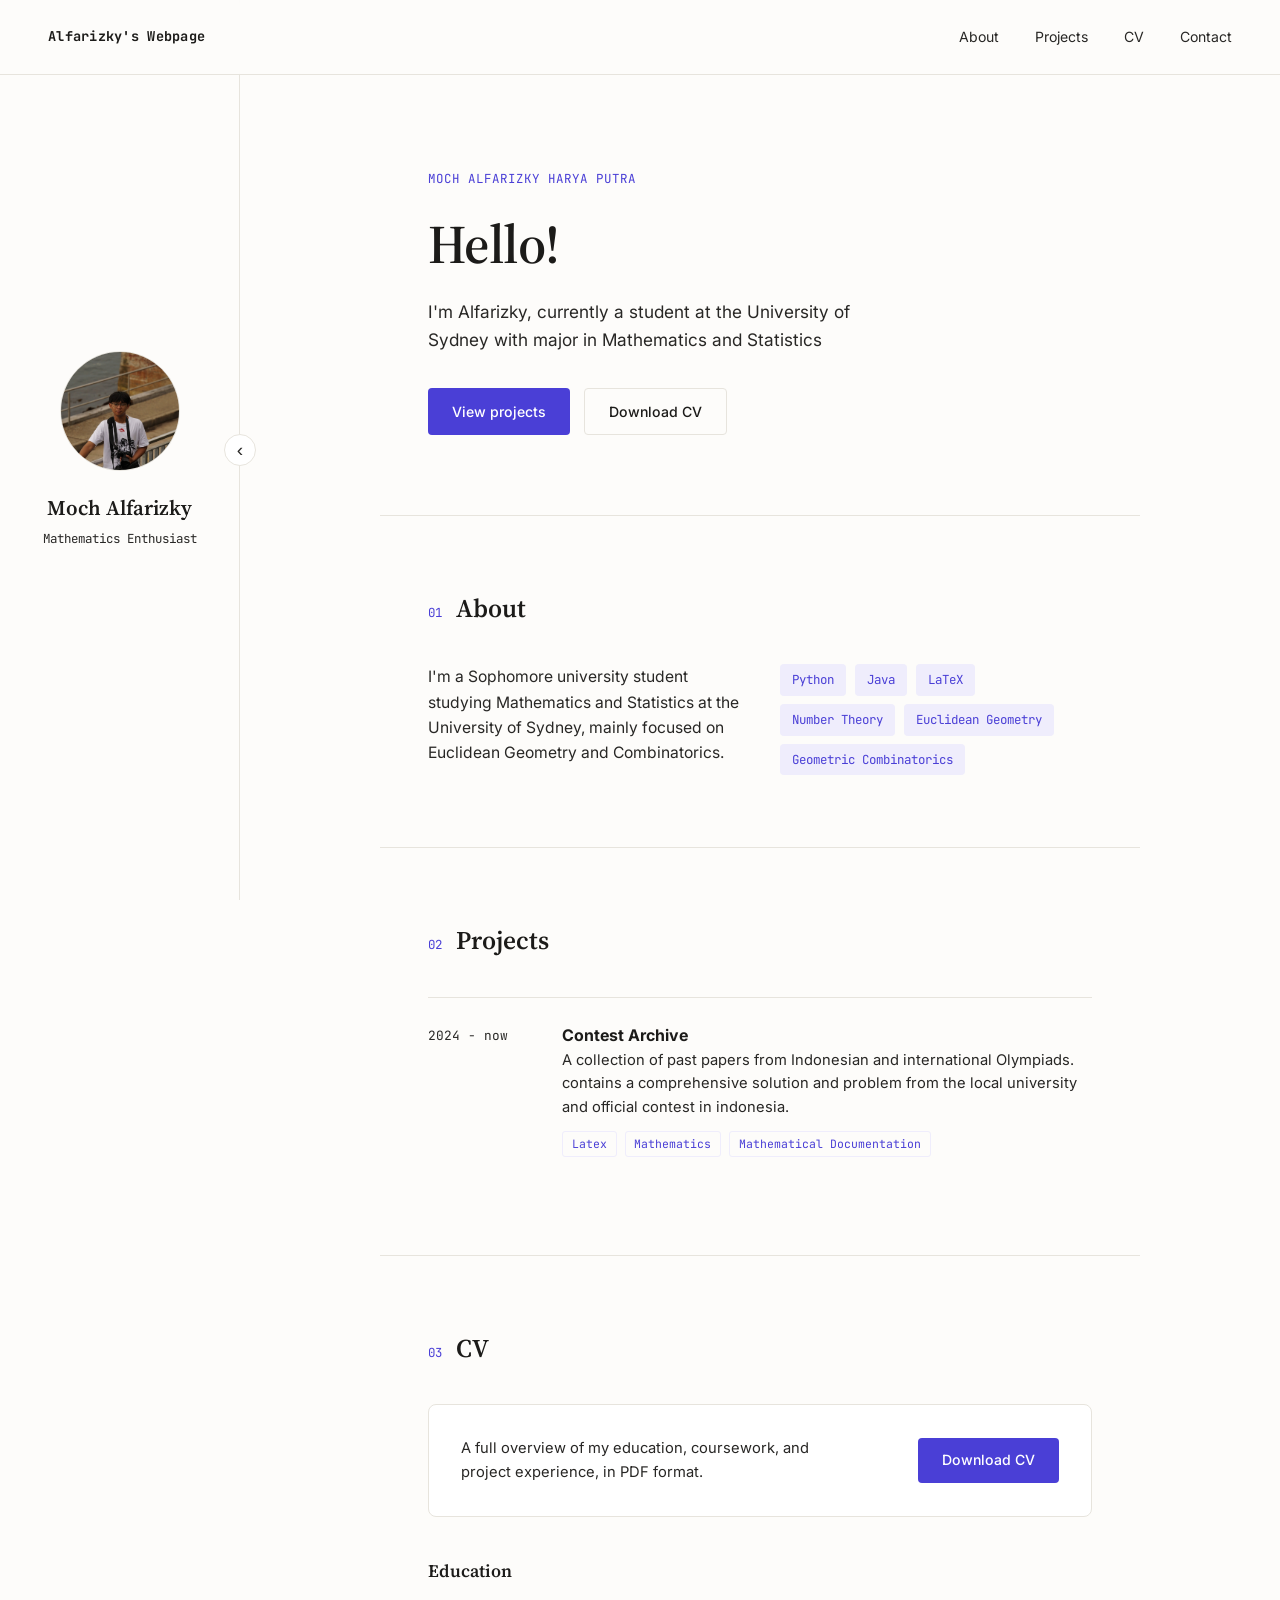
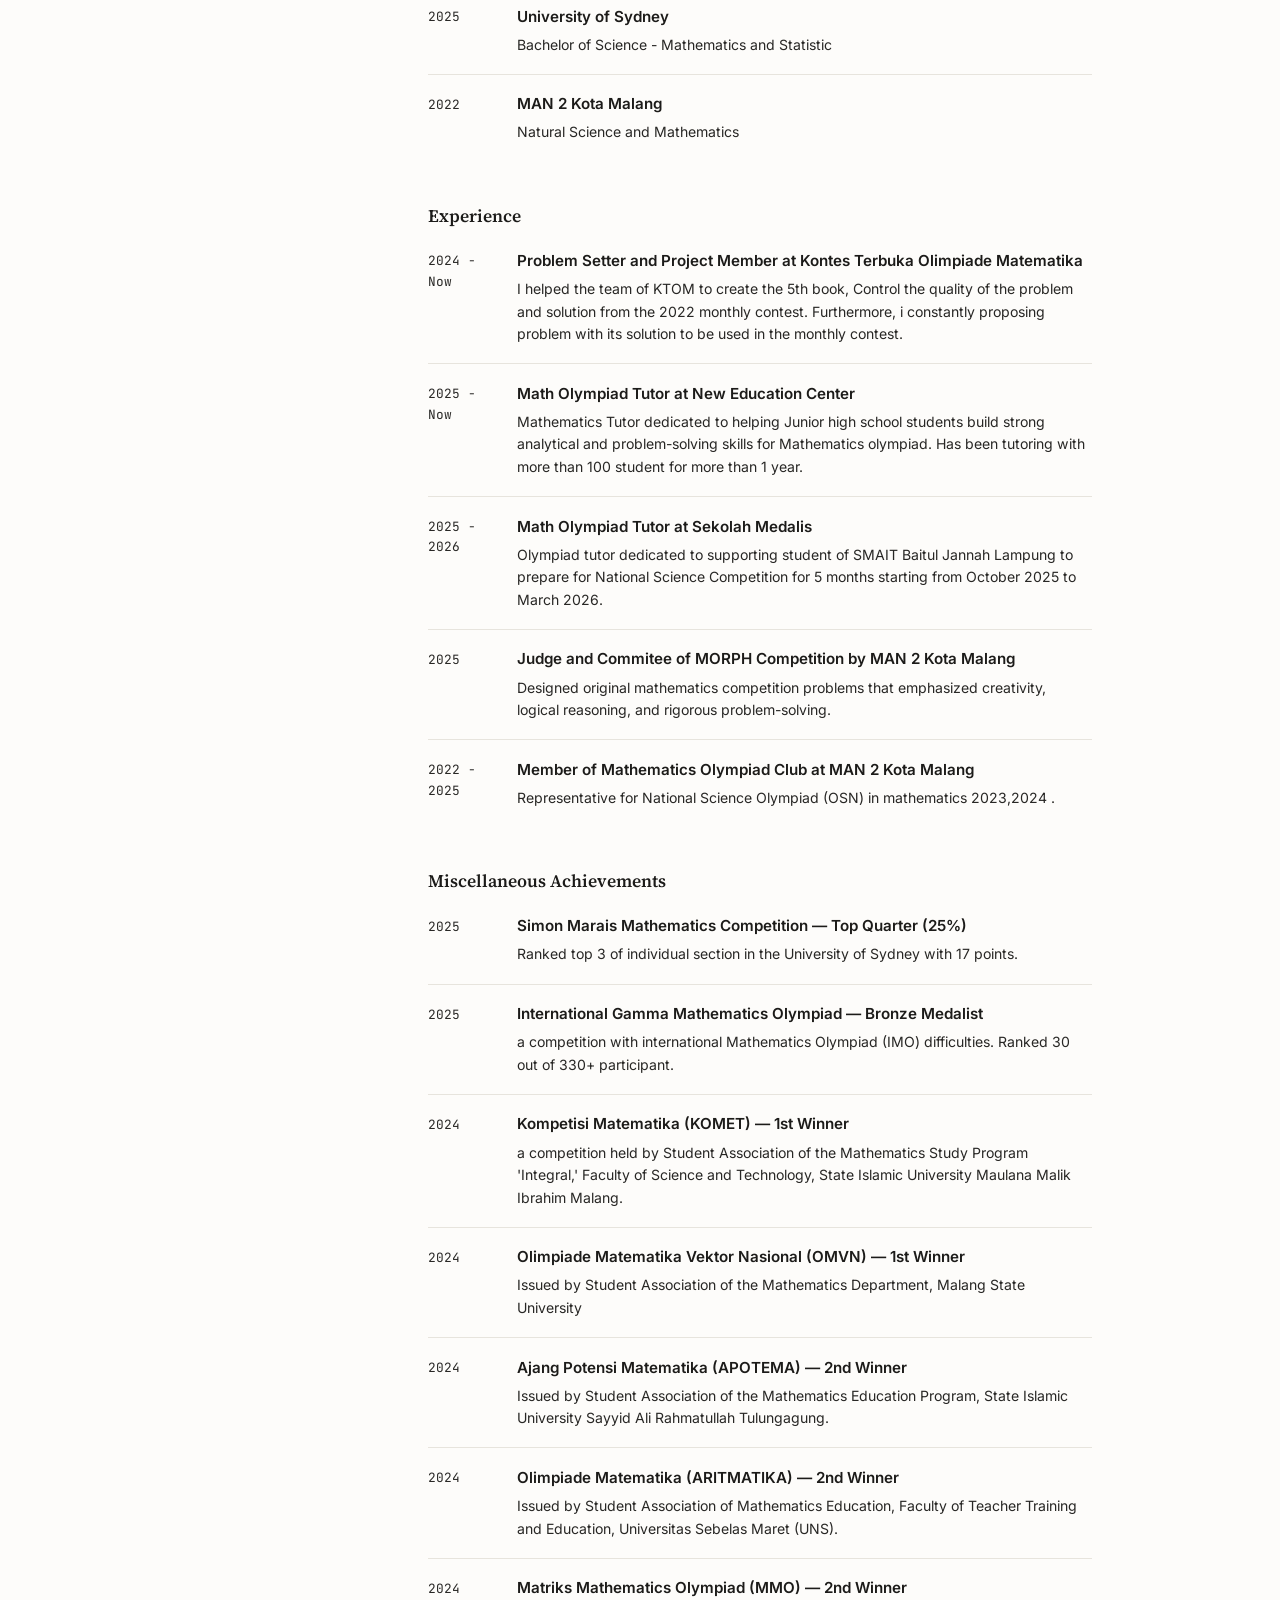
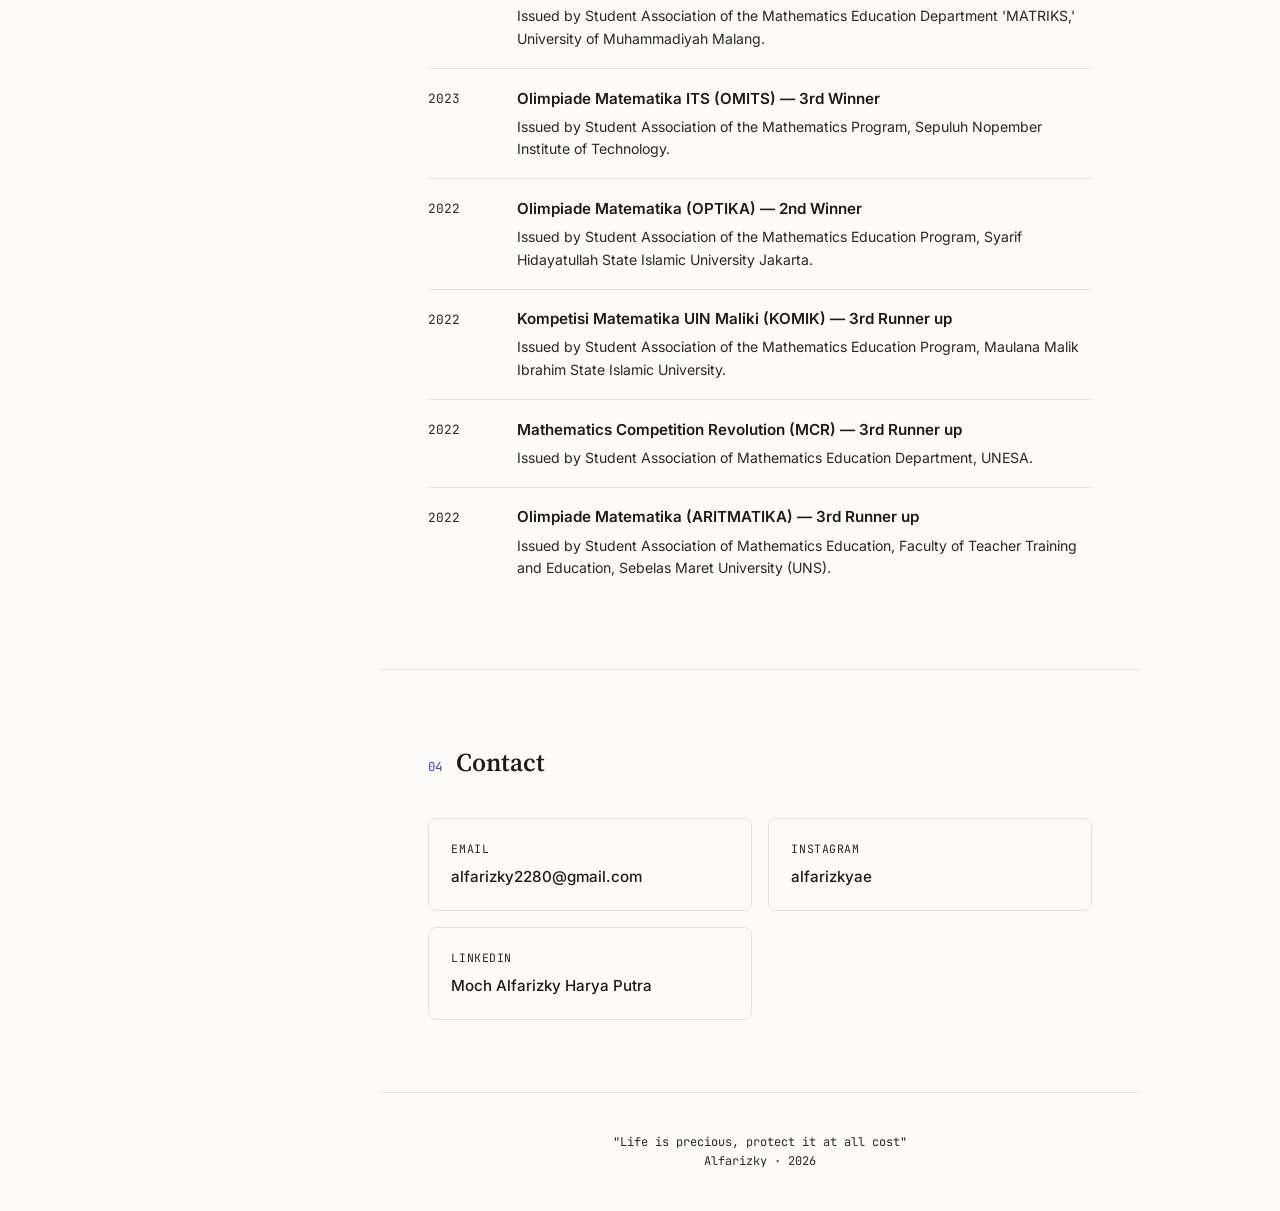
<file: github.html>
<!DOCTYPE html>
<html lang="en">
<head>
<meta charset="UTF-8" />
<meta name="viewport" content="width=device-width, initial-scale=1.0" />
<title>Fariz — Portfolio</title>
<link href="https://fonts.googleapis.com/css2?family=Source+Serif+4:opsz,wght@8..60,400;8..60,600&family=Inter:wght@400;500;600&family=JetBrains+Mono:wght@400;500&display=swap" rel="stylesheet" />
<link rel="stylesheet" href="css/style.css" />
</head>
<body>

<aside class="sidebar" id="sidebar">
  <img src="assets/images/Foto.jpeg" alt="Fariz" class="sidebar-photo" />
  <h1 class="sidebar-name">Moch Alfarizky</h1>
  <p class="sidebar-role">Mathematics Enthusiast</p>
</aside>

<button class="sidebar-toggle" id="sidebarToggle">&#8249;</button>

<header>
  <span class="mark"><a href="github.html" class="achievement-link">
      <h4>Alfarizky's Webpage</h4>
    </a></span>
  <nav>
    <ul>
      <li><a href="#about">About</a></li>
      <li><a href="#projects">Projects</a></li>
      <li><a href="#cv">CV</a></li>
      <li><a href="#contact">Contact</a></li>
    </ul>
  </nav>
</header>

<div class="main-content">

  <div class="hero">
    <span class="kicker">Moch Alfarizky Harya Putra</span>
    <h1>Hello!</h1>
    <p class="lede">I'm Alfarizky, currently a student at the University of Sydney with major in Mathematics and Statistics</p>
    <div class="btn-row">
      <a href="#projects" class="btn btn-primary">View projects</a>
      <a href="#cv" class="btn btn-ghost">Download CV</a>
    </div>
  </div>

  <section id="about">
    <div class="section-head">
      <span class="section-num">01</span>
      <a href="pages/about.html" class="achievement-link">
        <h5>About</h5></a>
    </div>
    <div class="about-grid">
      <div>
        <p>I'm a Sophomore university student studying Mathematics and Statistics at the University of Sydney, mainly focused on Euclidean Geometry and Combinatorics.</p>
      </div>
      <ul class="skills-list">
        <li>Python</li>
        <li>Java</li>
        <li>LaTeX</li>
        <li>Number Theory</li>
        <li>Euclidean Geometry</li>
        <li>Geometric Combinatorics</li>
      </ul>
    </div>
  </section>

  <section id="projects">
    <div class="section-head">
      <span class="section-num">02</span>
      <h2>Projects</h2>
    </div>
    <div class="project">
      <span class="project-year">2024 - now</span>
      <div>
        <a href="https://drive.google.com/drive/u/0/folders/17U_cmJ-6NU6NZFpO8wsYezbSb9L61yQ2" class="achievement-link" target="_blank">
        <h4>Contest Archive</h4></a>
        <p>A collection of past papers from Indonesian and international Olympiads. contains a comprehensive solution and problem from the local university and official contest in indonesia.</p>
        <div class="project-tags"><span>Latex</span><span>Mathematics</span><span>Mathematical Documentation</span></div>
      </div>
    </div>
  </section>

  <section id="cv">
    <div class="section-head">
      <span class="section-num">03</span>
      <h2>CV</h2>
    </div>
    <div class="cv-card">
      <p>A full overview of my education, coursework, and project experience, in PDF format.</p>
      <a href="assets/pdf/Moch Alfarizky Harya Putra - CV Baru.pdf" class="btn btn-primary" download>Download CV</a>
    </div>
    <div class="achievements">
      <h3 class="subsection-title">Education</h3>
      <div class="achievement">
        <span class="achievement-year">2025</span>
        <div>
          <h4>University of Sydney</h4>
          <p>Bachelor of Science - Mathematics and Statistic</p>
        </div>
      </div>
      <div class="achievement">
        <span class="achievement-year">2022</span>
        <div>
          <h4>MAN 2 Kota Malang</h4>
          <p>Natural Science and Mathematics</p>
        </div>
      </div>
    </div>

    <div class="achievements">
      <h3 class="subsection-title">Experience</h3>
      <div class="achievement">
        <span class="achievement-year">2024 - Now</span>
        <div>
          <h4>Problem Setter and Project Member at Kontes Terbuka Olimpiade Matematika</h4>
          <p>I helped the team of KTOM to create the 5th book, Control the quality of the problem and solution from the 2022 monthly contest. Furthermore, i constantly proposing problem with its solution to be used in the monthly contest.</p>
        </div>
      </div>
      <div class="achievement">
        <span class="achievement-year">2025 - Now</span>
        <div>
          <h4>Math Olympiad Tutor at New Education Center</h4>
          <p>Mathematics Tutor dedicated to helping Junior high school students build strong analytical and problem-solving skills for Mathematics olympiad. Has been tutoring with more than 100 student for more than 1 year.</p>
        </div>
      </div>
      <div class="achievement">
        <span class="achievement-year">2025 - 2026</span>
        <div>
          <h4>Math Olympiad Tutor at Sekolah Medalis</h4>
          <p>Olympiad tutor dedicated to supporting student of SMAIT Baitul Jannah Lampung to prepare for National Science Competition for 5 months starting from October 2025 to March 2026.</p>
        </div>
      </div>
      <div class="achievement">
        <span class="achievement-year">2025</span>
        <div>
          <h4>Judge and Commitee of MORPH Competition by MAN 2 Kota Malang</h4>
          <p>Designed original mathematics competition problems that emphasized creativity, logical reasoning, and rigorous problem-solving.</p>
        </div>
      </div>
    </div>
    <div class="achievement">
        <span class="achievement-year">2022 - 2025</span>
        <div>
          <h4>Member of Mathematics Olympiad Club at MAN 2 Kota Malang</h4>
          <p>Representative for National Science Olympiad (OSN) in mathematics 2023,2024 .</p>
        </div>
      </div>

    <div class="achievements">
      <h3 class="subsection-title">Miscellaneous Achievements</h3>
      <div class="achievement">
        <span class="achievement-year">2025</span>
        <div>
          <a href="pages/olympiad1.html" class="achievement-link">
          <h4>Simon Marais Mathematics Competition — Top Quarter (25%)</h4></a>
          <p>Ranked top 3 of individual section in the University of Sydney with 17 points.</p>
        </div>
      </div>
      <div class="achievement">
        <span class="achievement-year">2025</span>
        <div>
          <a href="pages/olympiad2.html" class="achievement-link">
          <h4>International Gamma Mathematics Olympiad — Bronze Medalist</h4></a>
          <p>a competition with international Mathematics Olympiad (IMO) difficulties. Ranked 30 out of 330+ participant.</p>
        </div>
      </div>
      <div class="achievement">
        <span class="achievement-year">2024</span>
        <div>
          <a href="pages/olympiad3.html" class="achievement-link">
          <h4>Kompetisi Matematika (KOMET) — 1st Winner</h4></a>
          <p>a competition held by Student Association of the Mathematics Study Program 'Integral,' Faculty of Science and Technology, State Islamic University Maulana Malik Ibrahim Malang.</p>
        </div>
      </div>
      <div class="achievement">
        <span class="achievement-year">2024</span>
        <div>
          <a href="pages/olympiad4.html" class="achievement-link">
          <h4>Olimpiade Matematika Vektor Nasional (OMVN) — 1st Winner</h4></a>
          <p>Issued by Student Association of the Mathematics Department, Malang State University</p>
        </div>
      </div>
      <div class="achievement">
        <span class="achievement-year">2024</span>
        <div>
          <a href="pages/olympiad5.html" class="achievement-link">
          <h4>Ajang Potensi Matematika (APOTEMA) — 2nd Winner</h4></a>
          <p>Issued by Student Association of the Mathematics Education Program, State Islamic University Sayyid Ali Rahmatullah Tulungagung.</p>
        </div>
      </div>
      <div class="achievement">
        <span class="achievement-year">2024</span>
        <div>
          <a href="pages/olympiad6.html" class="achievement-link">
          <h4>Olimpiade Matematika (ARITMATIKA) — 2nd Winner</h4></a>
          <p>Issued by Student Association of Mathematics Education, Faculty of Teacher Training and Education, Universitas Sebelas Maret (UNS).</p>
        </div>
      </div>
      <div class="achievement">
        <span class="achievement-year">2024</span>
        <div>
          <a href="pages/olympiad7.html" class="achievement-link">
          <h4>Matriks Mathematics Olympiad (MMO) — 2nd Winner</h4></a>
          <p>Issued by Student Association of the Mathematics Education Department 'MATRIKS,' University of Muhammadiyah Malang.</p>
        </div>
      </div>
      <div class="achievement">
        <span class="achievement-year">2023</span>
        <div>
          <a href="pages/olympiad8.html" class="achievement-link">
          <h4>Olimpiade Matematika ITS (OMITS) — 3rd Winner</h4></a>
          <p>Issued by Student Association of the Mathematics Program, Sepuluh Nopember Institute of Technology.</p>
        </div>
      </div>
      <div class="achievement">
        <span class="achievement-year">2022</span>
        <div>
          <a href="pages/olympiad9.html" class="achievement-link">
          <h4>Olimpiade Matematika (OPTIKA) — 2nd Winner</h4></a>
          <p>Issued by Student Association of the Mathematics Education Program, Syarif Hidayatullah State Islamic University Jakarta.</p>
        </div>
      </div>
      <div class="achievement">
        <span class="achievement-year">2022</span>
        <div>
          <a href="pages/olympiad10.html" class="achievement-link">
          <h4>Kompetisi Matematika UIN Maliki (KOMIK) — 3rd Runner up</h4></a>
          <p>Issued by Student Association of the Mathematics Education Program, Maulana Malik Ibrahim State Islamic University.</p>
        </div>
      </div>
      <div class="achievement">
        <span class="achievement-year">2022</span>
        <div>
          <a href="pages/olympiad11.html" class="achievement-link">
          <h4>Mathematics Competition Revolution (MCR) — 3rd Runner up</h4></a>
          <p>Issued by Student Association of Mathematics Education Department, UNESA.</p>
        </div>
      </div>
      <div class="achievement">
        <span class="achievement-year">2022</span>
        <div>
          <a href="pages/olympiad12.html" class="achievement-link">
          <h4>Olimpiade Matematika (ARITMATIKA) — 3rd Runner up</h4></a>
          <p>Issued by Student Association of Mathematics Education, Faculty of Teacher Training and Education, Sebelas Maret University (UNS).</p>
        </div>
      </div>
    </div>
  </section>

  <section id="contact">
    <div class="section-head">
      <span class="section-num">04</span>
      <h2>Contact</h2>
    </div>
    <div class="contact-grid">
      <a href="mailto:alfarizky2280@gmail.com" class="contact-item">
        <div class="label">Email</div>
        <div class="value">alfarizky2280@gmail.com</div>
      </a>
      <a href="https://www.instagram.com/alfarizkyae" target="_blank" class="contact-item">
        <div class="label">Instagram</div>
        <div class="value">alfarizkyae</div>
      </a>
      <a href="https://www.linkedin.com/in/moch-alfarizky-harya-putra-288286318/" target="_blank" class="contact-item">
        <div class="label">LinkedIn</div>
        <div class="value">Moch Alfarizky Harya Putra</div>
      </a>
    </div>
  </section>

  <footer>"Life is precious, protect it at all cost"<br>Alfarizky · 2026</footer>
  

</div>

<script>
  const sidebar = document.getElementById('sidebar');
  const toggle = document.getElementById('sidebarToggle');
  const main = document.querySelector('.main-content');

  toggle.addEventListener('click', () => {
    sidebar.classList.toggle('collapsed');
    main.classList.toggle('expanded');
    toggle.classList.toggle('collapsed');

    if (sidebar.classList.contains('collapsed')) {
      toggle.innerHTML = '&#8250;';
    } else {
      toggle.innerHTML = '&#8249;';
    }
  });
</script>

</body>
</html>
</file>
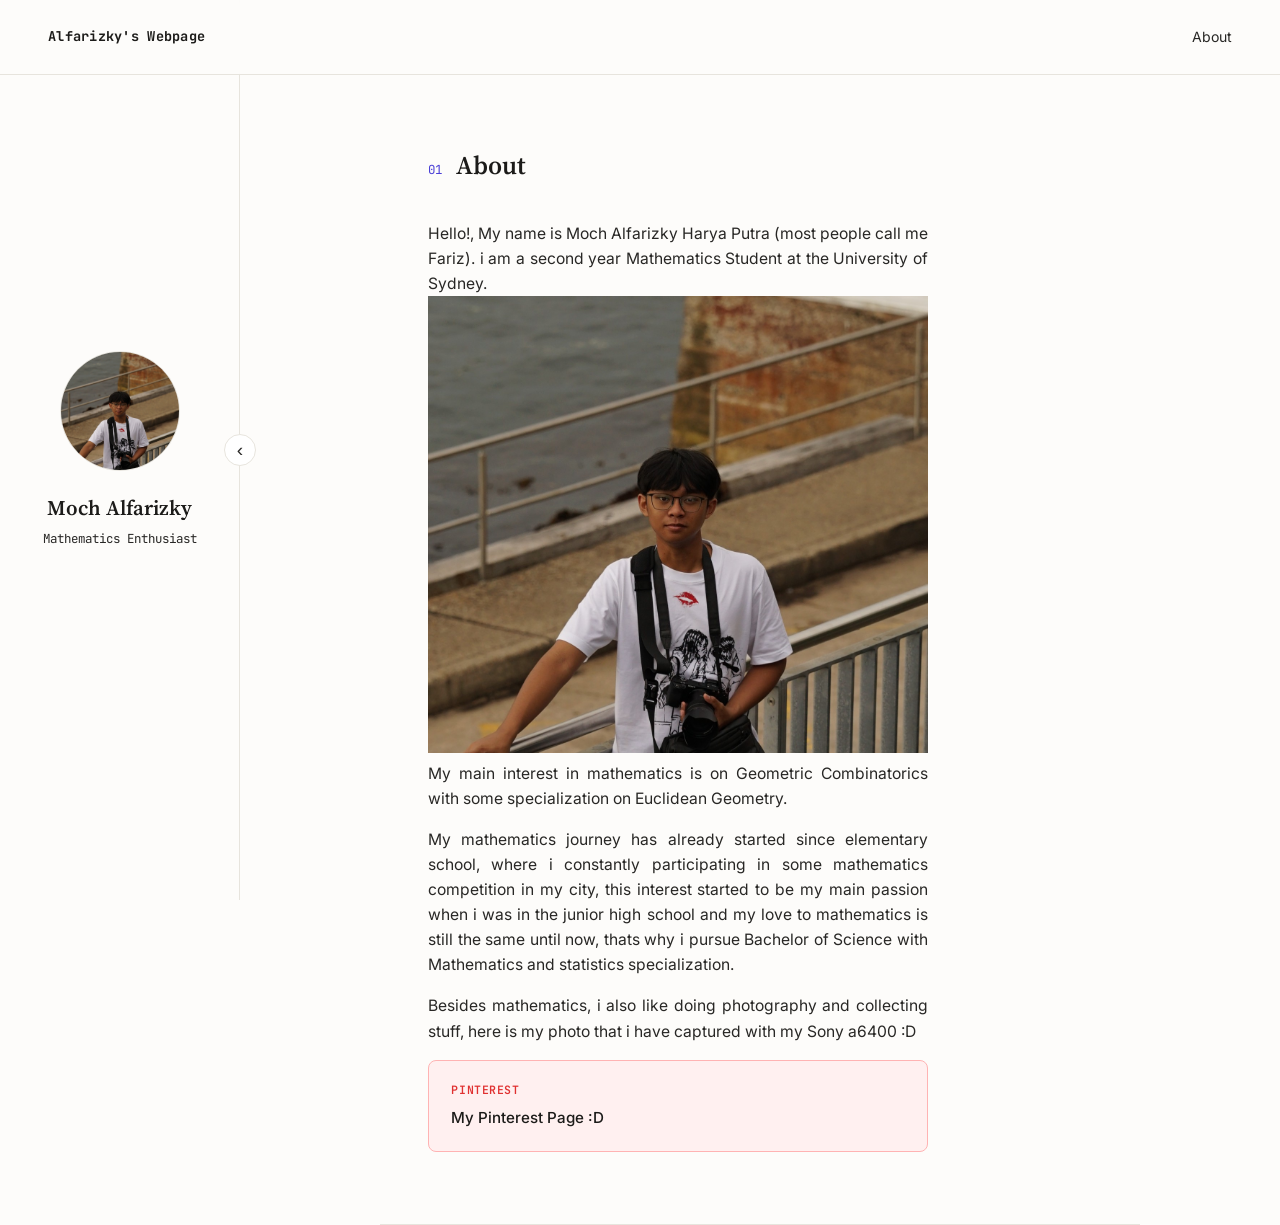
<file: pages/about.html>
<!DOCTYPE html>
<html lang="en">
<head>
<meta charset="UTF-8" />
<meta name="viewport" content="width=device-width, initial-scale=1.0" />
<title>Fariz — Portfolio</title>
<link href="https://fonts.googleapis.com/css2?family=Source+Serif+4:opsz,wght@8..60,400;8..60,600&family=Inter:wght@400;500;600&family=JetBrains+Mono:wght@400;500&display=swap" rel="stylesheet" />
<link rel="stylesheet" href="../css/style.css" />
<style>
  /* Page-specific tweaks for the About page only */
  .about-grid { grid-template-columns: 4fr 1fr; }
  .contact-item {
    transition: transform 0.2s, box-shadow 0.2s;
  }
  .contact-item:hover {
    transform: translateY(-3px);
    box-shadow: 0 6px 20px rgba(0,0,0,0.08);
  }
  .contact-item .label { font-weight: 600; }
  .contact-item:nth-child(1) { background: #fff0f0; border-color: #ffb3b3; }
  .contact-item:nth-child(1) .label { color: #e03131; }
  .contact-item:nth-child(1):hover { border-color: #e03131; }
  .contact-item:nth-child(2) { background: #fff8e7; border-color: #ffd699; }
  .contact-item:nth-child(2) .label { color: #e67700; }
  .contact-item:nth-child(2):hover { border-color: #e67700; }
  .contact-item:nth-child(3) { background: #eef6ff; border-color: #a5c8ff; }
  .contact-item:nth-child(3) .label { color: #1971c2; }
  .contact-item:nth-child(3):hover { border-color: #1971c2; }
</style>
</head>
<body>

<aside class="sidebar" id="sidebar">
  <img src="../assets/images/Foto.jpeg" alt="Fariz" class="sidebar-photo" />
  <h1 class="sidebar-name">Moch Alfarizky</h1>
  <p class="sidebar-role">Mathematics Enthusiast</p>
</aside>

<button class="sidebar-toggle" id="sidebarToggle">&#8249;</button>

<header>
  <span class="mark"><a href="../github.html" class="achievement-link">
      <h4>Alfarizky's Webpage</h4>
    </a></span>
  <nav>
    <ul>
      <li><a href="#about">About</a></li>
    </ul>
  </nav>
</header>

<div class="main-content">

<section id="about">
  <div class="section-head">
    <span class="section-num">01</span>
    <h2>About</h2>
  </div>
  <div class="about-grid">
    <div>
      <p style="text-align: justify;">Hello!, My name is Moch Alfarizky Harya Putra (most people call me Fariz). i am a second year Mathematics Student at the University of Sydney.</p>
      <img src="../assets/images/Foto.jpeg" alt="My Photo" width="500">
      <p style="text-align: justify;">My main interest in mathematics is on Geometric Combinatorics with some specialization on Euclidean Geometry.</p>
      <p style="text-align: justify;">My mathematics journey has already started since elementary school, where i constantly participating in some mathematics competition in my city, this interest started to be my main passion when i was in the junior high school and my love to mathematics is still the same until now, thats why i pursue Bachelor of Science with Mathematics and statistics specialization.</p>
      <p style="text-align: justify;">Besides mathematics, i also like doing photography and collecting stuff, here is my photo that i have captured with my Sony a6400 :D</p>
      <p></p>
      <div class="contact-grid">
      <a href="https://id.pinterest.com/alfarizky2280/" target="_blank" class="contact-item">
        <div class="label">Pinterest</div>
        <div class="value">My Pinterest Page :D</div>
      </a>
    </div>

    </div>
  </div>
</div>
<script>
  const sidebar = document.getElementById('sidebar');
  const toggle = document.getElementById('sidebarToggle');
  const main = document.querySelector('.main-content');

  toggle.addEventListener('click', () => {
    sidebar.classList.toggle('collapsed');
    main.classList.toggle('expanded');
    toggle.classList.toggle('collapsed');

    if (sidebar.classList.contains('collapsed')) {
      toggle.innerHTML = '&#8250;';
    } else {
      toggle.innerHTML = '&#8249;';
    }
  });
</script>

</body>
</html>
</file>
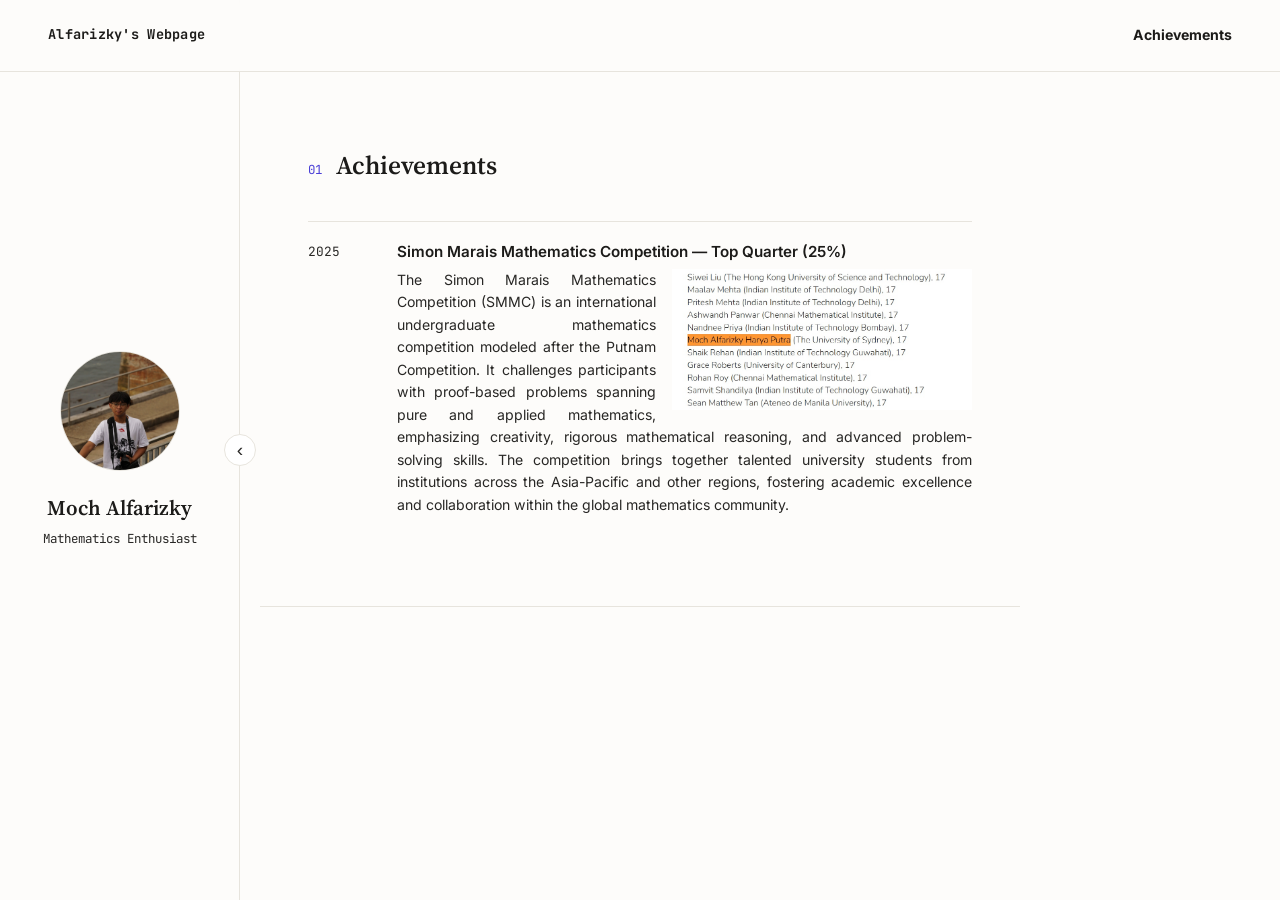
<file: pages/olympiad1.html>
<!DOCTYPE html>
<html lang="en">
<head>
<meta charset="UTF-8" />
<meta name="viewport" content="width=device-width, initial-scale=1.0" />
<title>Fariz — Portfolio</title>
<link href="https://fonts.googleapis.com/css2?family=Source+Serif+4:opsz,wght@8..60,400;8..60,600&family=Inter:wght@400;500;600&family=JetBrains+Mono:wght@400;500&display=swap" rel="stylesheet" />
<link rel="stylesheet" href="../css/style.css" />
</head>
<body>

<aside class="sidebar" id="sidebar">
  <img src="../assets/images/Foto.jpeg" alt="Fariz" class="sidebar-photo" />
  <h1 class="sidebar-name">Moch Alfarizky</h1>
  <p class="sidebar-role">Mathematics Enthusiast</p>
</aside>

<button class="sidebar-toggle" id="sidebarToggle">&#8249;</button>

<header>
  <span class="mark"><a href="../github.html" class="achievement-link">
      <h4>Alfarizky's Webpage</h4>
    </a></span>
  <nav>
    <ul>
      <li><a href="../github.html#cv" class="achievement-link">
      <h4>Achievements</h4></a>
    </ul>
  </nav>
</header>
<div class="main-content"></div>

<section id="cv">
  <div class="section-head">
    <span class="section-num">01</span>
    <h2>Achievements</h2>
  </div>
  <div class="achievement">
    <span class="achievement-year">2025</span>
    <div>
      <h4>Simon Marais Mathematics Competition — Top Quarter (25%)</h4>
      <img src="../assets/images/smmc.jpeg" alt="description" style="float: right; width: 300px; margin-left: 1rem;" />
      <p style="text-align: justify;">The Simon Marais Mathematics Competition (SMMC) is an international undergraduate mathematics competition modeled after the Putnam Competition. 
        It challenges participants with proof-based problems spanning pure and applied mathematics, emphasizing creativity, rigorous mathematical reasoning, and advanced problem-solving skills. 
        The competition brings together talented university students from institutions across the Asia-Pacific and other regions, fostering academic excellence and collaboration within the global mathematics community.
      </p>
      
    </div>
</div>

<script>
  const sidebar = document.getElementById('sidebar');
  const toggle = document.getElementById('sidebarToggle');
  const main = document.querySelector('.main-content');

  toggle.addEventListener('click', () => {
    sidebar.classList.toggle('collapsed');
    main.classList.toggle('expanded');
    toggle.classList.toggle('collapsed');

    if (sidebar.classList.contains('collapsed')) {
      toggle.innerHTML = '&#8250;';
    } else {
      toggle.innerHTML = '&#8249;';
    }
  });
</script>

</body>
</html>
</file>
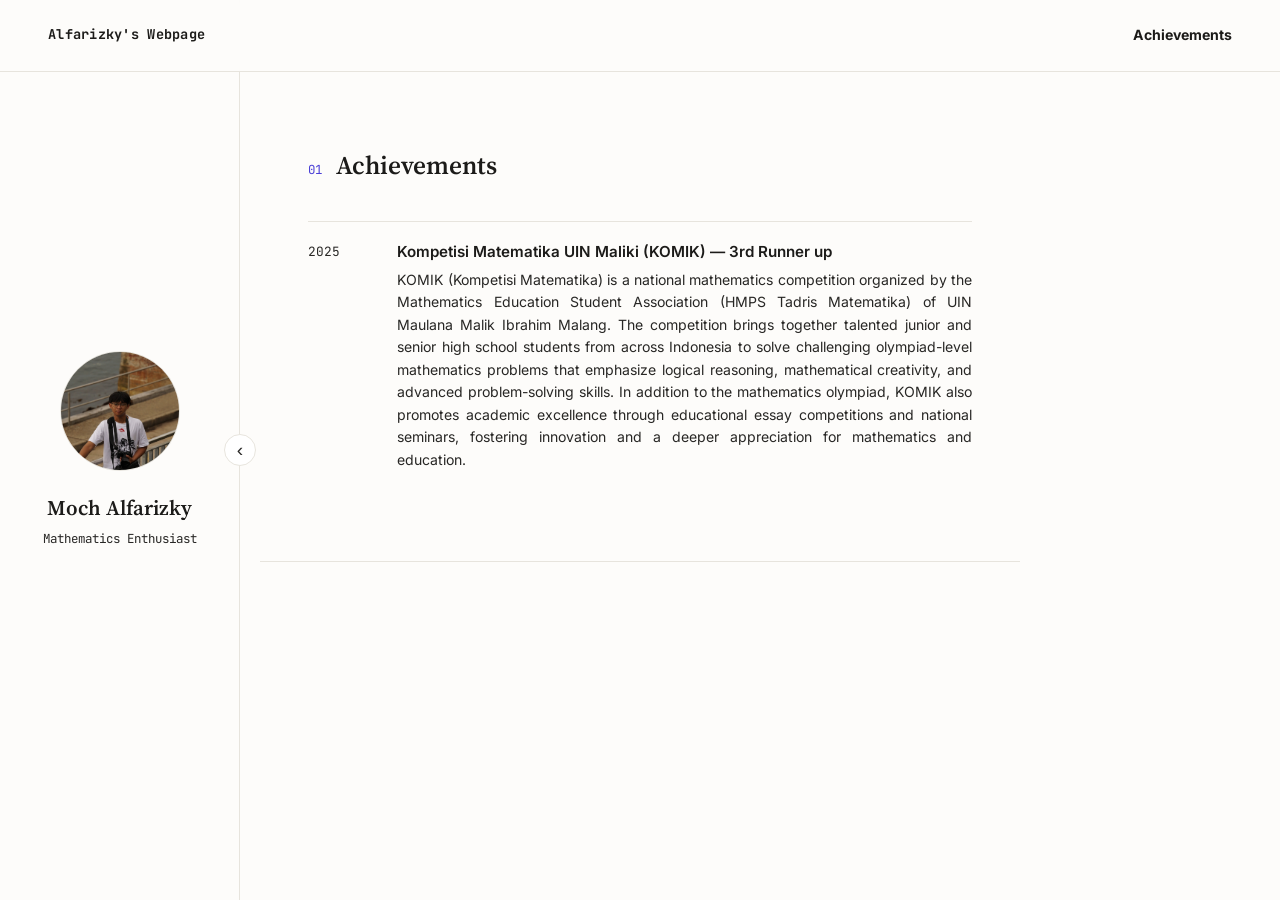
<file: pages/olympiad10.html>
<!DOCTYPE html>
<html lang="en">
<head>
<meta charset="UTF-8" />
<meta name="viewport" content="width=device-width, initial-scale=1.0" />
<title>Fariz — Portfolio</title>
<link href="https://fonts.googleapis.com/css2?family=Source+Serif+4:opsz,wght@8..60,400;8..60,600&family=Inter:wght@400;500;600&family=JetBrains+Mono:wght@400;500&display=swap" rel="stylesheet" />
<link rel="stylesheet" href="../css/style.css" />
</head>
<body>

<aside class="sidebar" id="sidebar">
  <img src="../assets/images/Foto.jpeg" alt="Fariz" class="sidebar-photo" />
  <h1 class="sidebar-name">Moch Alfarizky</h1>
  <p class="sidebar-role">Mathematics Enthusiast</p>
</aside>

<button class="sidebar-toggle" id="sidebarToggle">&#8249;</button>

<header>
  <span class="mark"><a href="../github.html" class="achievement-link">
      <h4>Alfarizky's Webpage</h4>
    </a></span>
  <nav>
    <ul>
      <li><a href="../github.html#cv" class="achievement-link">
      <h4>Achievements</h4></a>
    </ul>
  </nav>
</header>
<div class="main-content"></div>

<section id="cv">
  <div class="section-head">
    <span class="section-num">01</span>
    <h2>Achievements</h2>
  </div>
  <div class="achievement">
    <span class="achievement-year">2025</span>
    <div>
      <h4>Kompetisi Matematika UIN Maliki (KOMIK) — 3rd Runner up</h4>
      <p style="text-align: justify;">KOMIK (Kompetisi Matematika) is a national mathematics competition organized by the Mathematics Education Student Association (HMPS Tadris Matematika) of UIN Maulana Malik Ibrahim Malang. The competition brings together talented junior and senior high school students from across Indonesia to solve challenging olympiad-level mathematics problems that emphasize logical reasoning, mathematical creativity, and advanced problem-solving skills. In addition to the mathematics olympiad, KOMIK also promotes academic excellence through educational essay competitions and national seminars, fostering innovation and a deeper appreciation for mathematics and education.</p>
    </div>
  </div>

  

<script>
  const sidebar = document.getElementById('sidebar');
  const toggle = document.getElementById('sidebarToggle');
  const main = document.querySelector('.main-content');

  toggle.addEventListener('click', () => {
    sidebar.classList.toggle('collapsed');
    main.classList.toggle('expanded');
    toggle.classList.toggle('collapsed');

    if (sidebar.classList.contains('collapsed')) {
      toggle.innerHTML = '&#8250;';
    } else {
      toggle.innerHTML = '&#8249;';
    }
  });
</script>

</body>
</html>
</file>
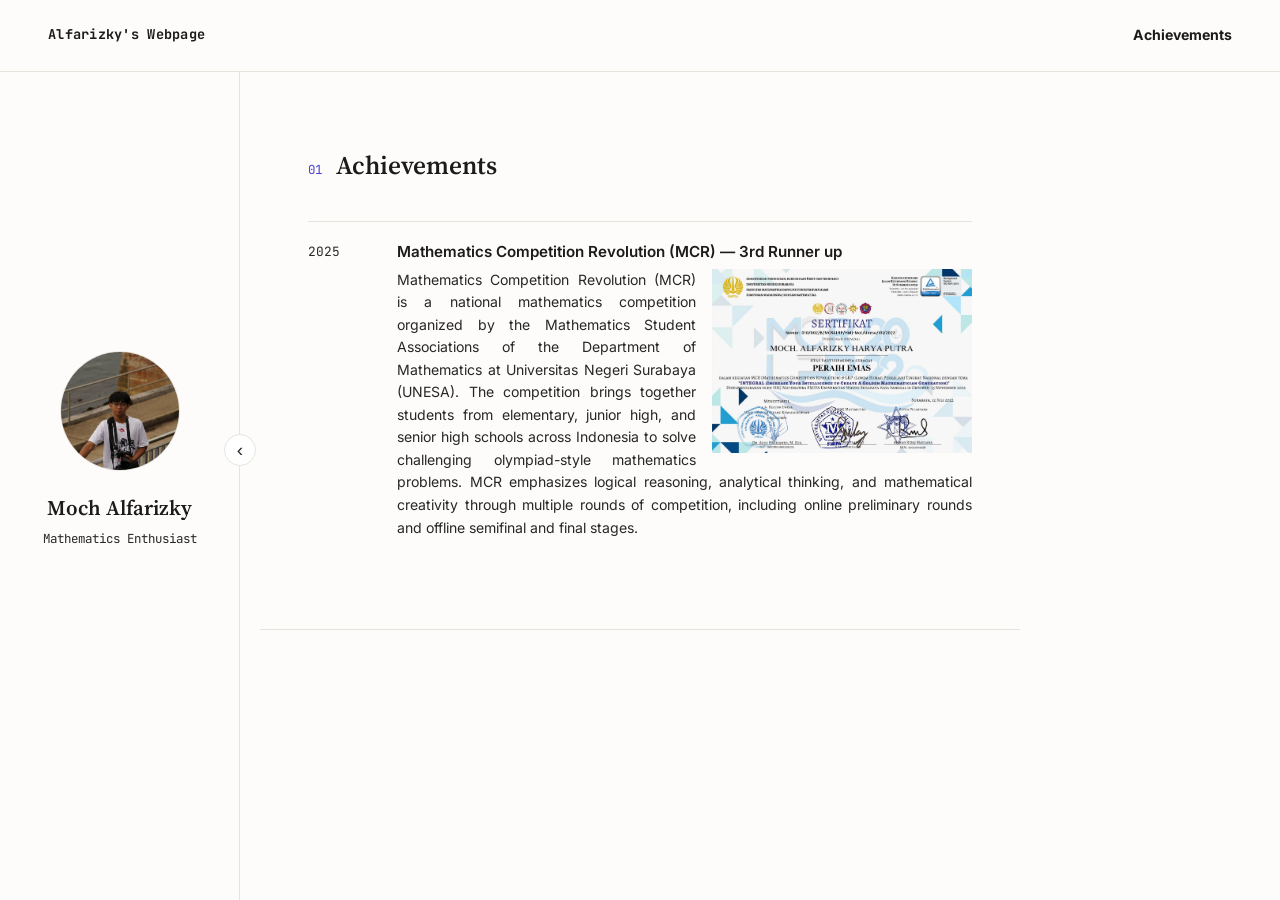
<file: pages/olympiad11.html>
<!DOCTYPE html>
<html lang="en">
<head>
<meta charset="UTF-8" />
<meta name="viewport" content="width=device-width, initial-scale=1.0" />
<title>Fariz — Portfolio</title>
<link href="https://fonts.googleapis.com/css2?family=Source+Serif+4:opsz,wght@8..60,400;8..60,600&family=Inter:wght@400;500;600&family=JetBrains+Mono:wght@400;500&display=swap" rel="stylesheet" />
<link rel="stylesheet" href="../css/style.css" />
</head>
<body>

<aside class="sidebar" id="sidebar">
  <img src="../assets/images/Foto.jpeg" alt="Fariz" class="sidebar-photo" />
  <h1 class="sidebar-name">Moch Alfarizky</h1>
  <p class="sidebar-role">Mathematics Enthusiast</p>
</aside>

<button class="sidebar-toggle" id="sidebarToggle">&#8249;</button>

<header>
  <span class="mark"><a href="../github.html" class="achievement-link">
      <h4>Alfarizky's Webpage</h4>
    </a></span>
  <nav>
    <ul>
      <li><a href="../github.html#cv" class="achievement-link">
      <h4>Achievements</h4></a>
    </ul>
  </nav>
</header>
<div class="main-content"></div>

<section id="cv">
  <div class="section-head">
    <span class="section-num">01</span>
    <h2>Achievements</h2>
  </div>
  <div class="achievement">
    <span class="achievement-year">2025</span>
    <div>
      <h4>Mathematics Competition Revolution (MCR) — 3rd Runner up</h4>
      <img src="../assets/images/mcr.jpg" alt="description" style="float: right; width: 260px; margin-left: 1rem;" />
      <p style="text-align: justify;">Mathematics Competition Revolution (MCR) is a national mathematics competition organized by the Mathematics Student Associations of the Department of Mathematics at Universitas Negeri Surabaya (UNESA). The competition brings together students from elementary, junior high, and senior high schools across Indonesia to solve challenging olympiad-style mathematics problems. MCR emphasizes logical reasoning, analytical thinking, and mathematical creativity through multiple rounds of competition, including online preliminary rounds and offline semifinal and final stages.</p>
    </div>
  </div>

  

<script>
  const sidebar = document.getElementById('sidebar');
  const toggle = document.getElementById('sidebarToggle');
  const main = document.querySelector('.main-content');

  toggle.addEventListener('click', () => {
    sidebar.classList.toggle('collapsed');
    main.classList.toggle('expanded');
    toggle.classList.toggle('collapsed');

    if (sidebar.classList.contains('collapsed')) {
      toggle.innerHTML = '&#8250;';
    } else {
      toggle.innerHTML = '&#8249;';
    }
  });
</script>

</body>
</html>
</file>
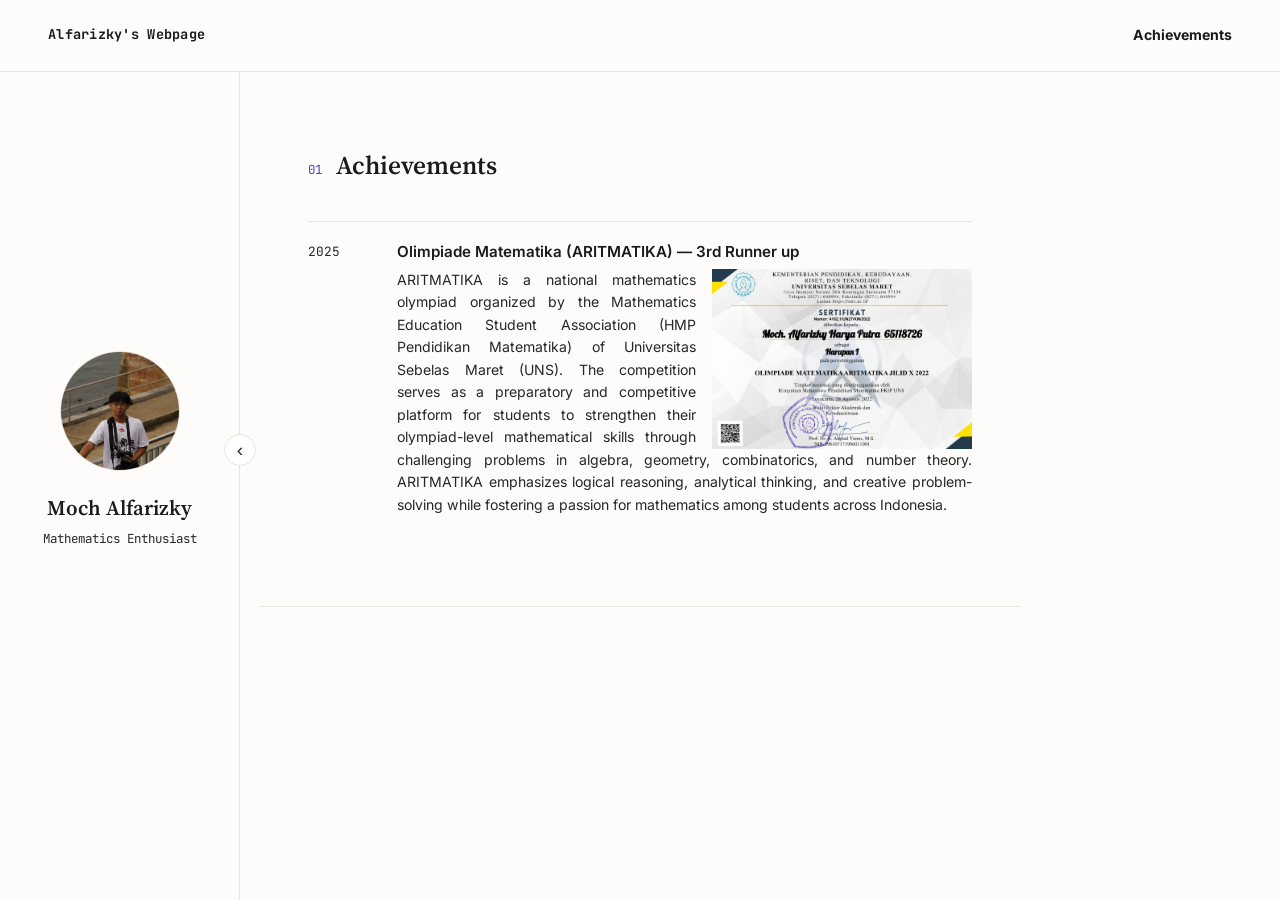
<file: pages/olympiad12.html>
<!DOCTYPE html>
<html lang="en">
<head>
<meta charset="UTF-8" />
<meta name="viewport" content="width=device-width, initial-scale=1.0" />
<title>Fariz — Portfolio</title>
<link href="https://fonts.googleapis.com/css2?family=Source+Serif+4:opsz,wght@8..60,400;8..60,600&family=Inter:wght@400;500;600&family=JetBrains+Mono:wght@400;500&display=swap" rel="stylesheet" />
<link rel="stylesheet" href="../css/style.css" />
</head>
<body>

<aside class="sidebar" id="sidebar">
  <img src="../assets/images/Foto.jpeg" alt="Fariz" class="sidebar-photo" />
  <h1 class="sidebar-name">Moch Alfarizky</h1>
  <p class="sidebar-role">Mathematics Enthusiast</p>
</aside>

<button class="sidebar-toggle" id="sidebarToggle">&#8249;</button>

<header>
  <span class="mark"><a href="../github.html" class="achievement-link">
      <h4>Alfarizky's Webpage</h4>
    </a></span>
  <nav>
    <ul>
      <li><a href="../github.html#cv" class="achievement-link">
      <h4>Achievements</h4></a>
    </ul>
  </nav>
</header>
<div class="main-content"></div>

<section id="cv">
  <div class="section-head">
    <span class="section-num">01</span>
    <h2>Achievements</h2>
  </div>
  <div class="achievement">
    <span class="achievement-year">2025</span>
    <div>
      <h4>Olimpiade Matematika (ARITMATIKA) — 3rd Runner up</h4>
      <img src="../assets/images/aritmatika1.jpg" alt="description" style="float: right; width: 260px; margin-left: 1rem;" />
      <p style="text-align: justify;">ARITMATIKA is a national mathematics olympiad organized by the Mathematics Education Student Association (HMP Pendidikan Matematika) of Universitas Sebelas Maret (UNS). The competition serves as a preparatory and competitive platform for students to strengthen their olympiad-level mathematical skills through challenging problems in algebra, geometry, combinatorics, and number theory. ARITMATIKA emphasizes logical reasoning, analytical thinking, and creative problem-solving while fostering a passion for mathematics among students across Indonesia.</p>
    </div>
  </div>

  

<script>
  const sidebar = document.getElementById('sidebar');
  const toggle = document.getElementById('sidebarToggle');
  const main = document.querySelector('.main-content');

  toggle.addEventListener('click', () => {
    sidebar.classList.toggle('collapsed');
    main.classList.toggle('expanded');
    toggle.classList.toggle('collapsed');

    if (sidebar.classList.contains('collapsed')) {
      toggle.innerHTML = '&#8250;';
    } else {
      toggle.innerHTML = '&#8249;';
    }
  });
</script>

</body>
</html>
</file>
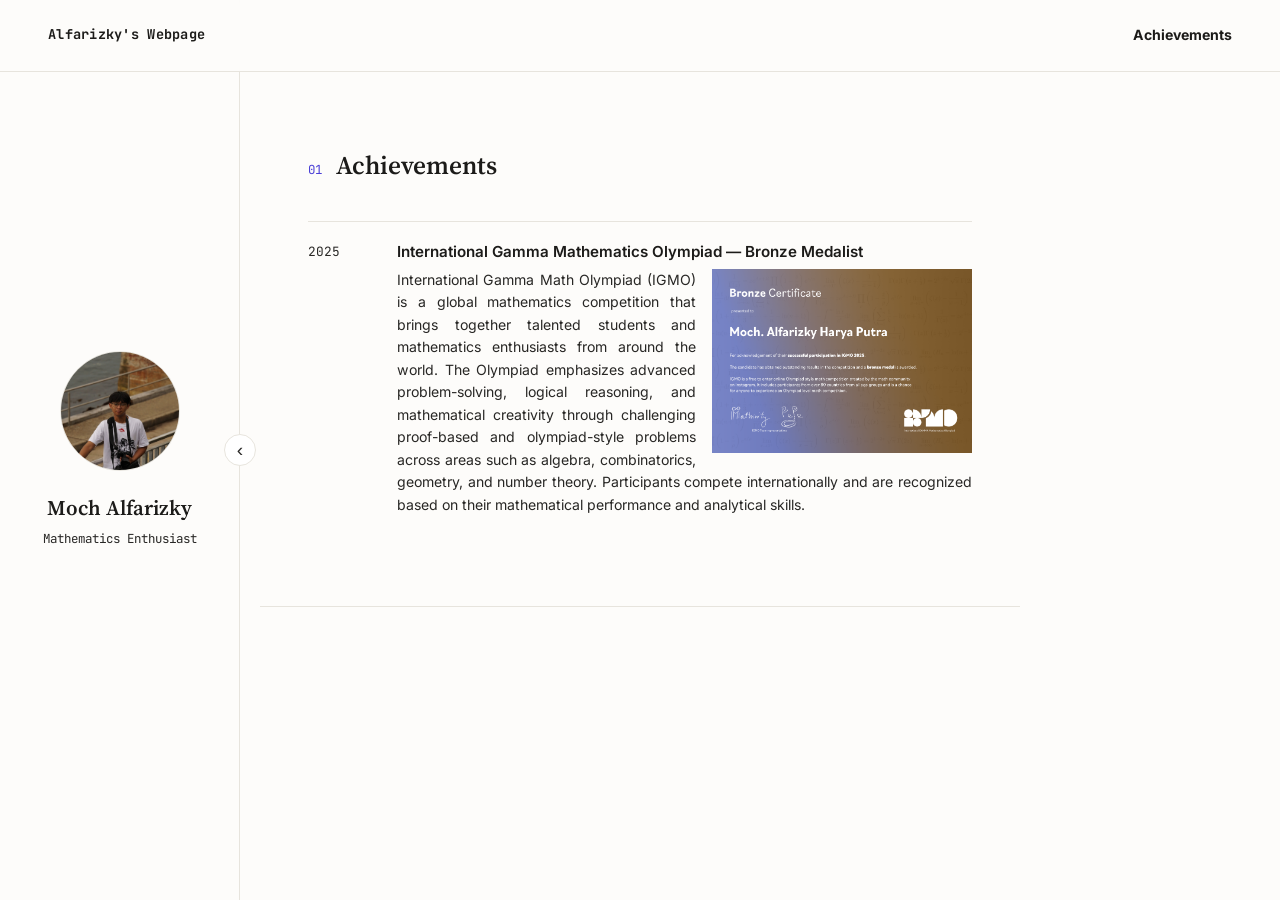
<file: pages/olympiad2.html>
<!DOCTYPE html>
<html lang="en">
<head>
<meta charset="UTF-8" />
<meta name="viewport" content="width=device-width, initial-scale=1.0" />
<title>Fariz — Portfolio</title>
<link href="https://fonts.googleapis.com/css2?family=Source+Serif+4:opsz,wght@8..60,400;8..60,600&family=Inter:wght@400;500;600&family=JetBrains+Mono:wght@400;500&display=swap" rel="stylesheet" />
<link rel="stylesheet" href="../css/style.css" />
</head>
<body>

<aside class="sidebar" id="sidebar">
  <img src="../assets/images/Foto.jpeg" alt="Fariz" class="sidebar-photo" />
  <h1 class="sidebar-name">Moch Alfarizky</h1>
  <p class="sidebar-role">Mathematics Enthusiast</p>
</aside>

<button class="sidebar-toggle" id="sidebarToggle">&#8249;</button>

<header>
  <span class="mark"><a href="../github.html" class="achievement-link">
      <h4>Alfarizky's Webpage</h4>
    </a></span>
  <nav>
    <ul>
      <li><a href="../github.html#cv" class="achievement-link">
      <h4>Achievements</h4></a>
    </ul>
  </nav>
</header>
<div class="main-content"></div>
<section id="cv">
  <div class="section-head">
    <span class="section-num">01</span>
    <h2>Achievements</h2>
  </div>
  <div class="achievement">
    <span class="achievement-year">2025</span>
    <div>
      <h4>International Gamma Mathematics Olympiad — Bronze Medalist</h4>
      <img src="../assets/images/igmo.png" alt="description" style="float: right; width: 260px; margin-left: 1rem;" />
      <p style="text-align: justify;">International Gamma Math Olympiad (IGMO) is a global mathematics competition that brings together talented students and mathematics enthusiasts from around the world. 
        The Olympiad emphasizes advanced problem-solving, logical reasoning, and mathematical creativity through challenging proof-based and olympiad-style problems across areas such as algebra, combinatorics, geometry, and number theory. 
        Participants compete internationally and are recognized based on their mathematical performance and analytical skills.</p>
      
    </div>
  </div>

 
<script>
  const sidebar = document.getElementById('sidebar');
  const toggle = document.getElementById('sidebarToggle');
  const main = document.querySelector('.main-content');

  toggle.addEventListener('click', () => {
    sidebar.classList.toggle('collapsed');
    main.classList.toggle('expanded');
    toggle.classList.toggle('collapsed');

    if (sidebar.classList.contains('collapsed')) {
      toggle.innerHTML = '&#8250;';
    } else {
      toggle.innerHTML = '&#8249;';
    }
  });
</script>

</body>
</html>
</file>
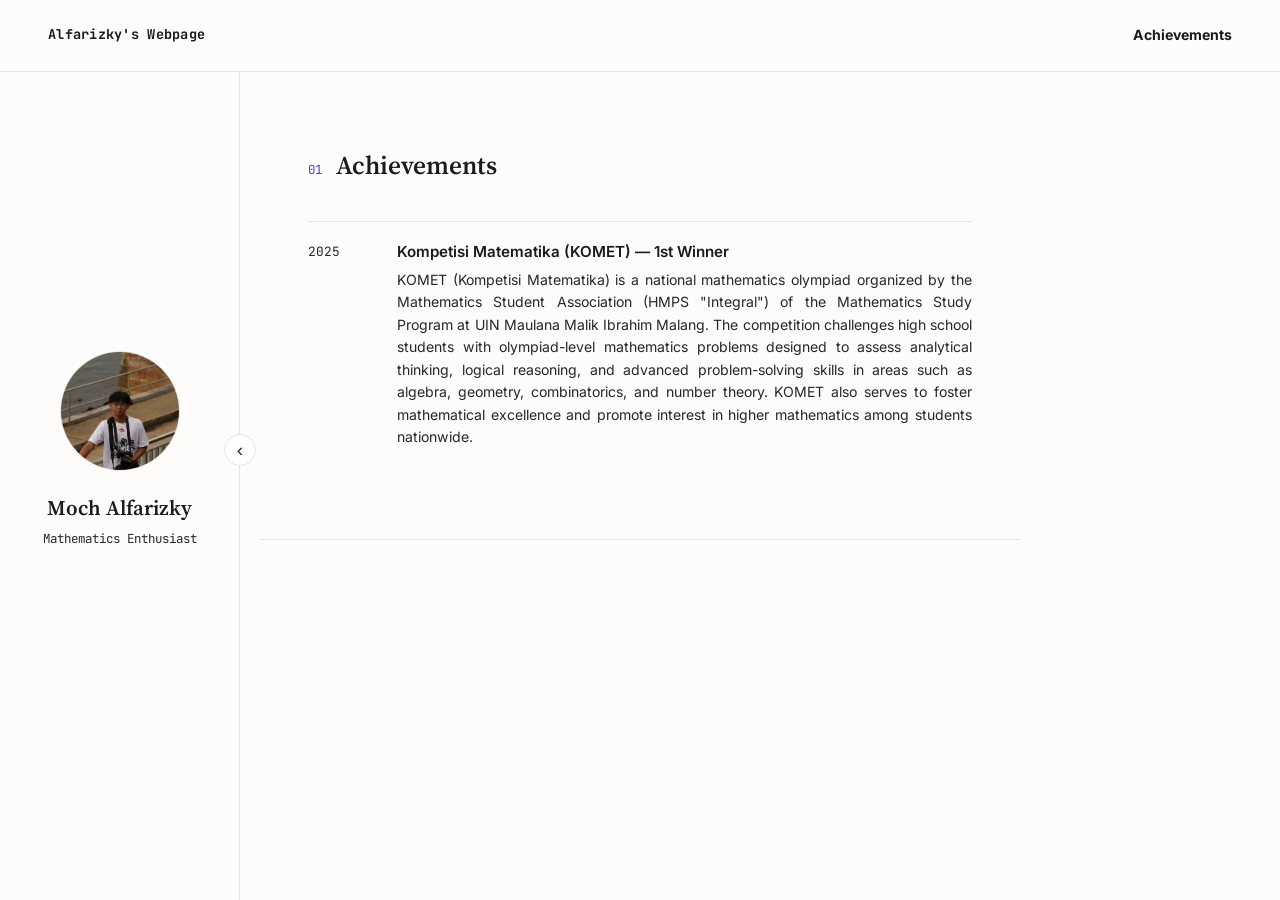
<file: pages/olympiad3.html>
<!DOCTYPE html>
<html lang="en">
<head>
<meta charset="UTF-8" />
<meta name="viewport" content="width=device-width, initial-scale=1.0" />
<title>Fariz — Portfolio</title>
<link href="https://fonts.googleapis.com/css2?family=Source+Serif+4:opsz,wght@8..60,400;8..60,600&family=Inter:wght@400;500;600&family=JetBrains+Mono:wght@400;500&display=swap" rel="stylesheet" />
<link rel="stylesheet" href="../css/style.css" />
</head>
<body>

<aside class="sidebar" id="sidebar">
  <img src="../assets/images/Foto.jpeg" alt="Fariz" class="sidebar-photo" />
  <h1 class="sidebar-name">Moch Alfarizky</h1>
  <p class="sidebar-role">Mathematics Enthusiast</p>
</aside>

<button class="sidebar-toggle" id="sidebarToggle">&#8249;</button>

<header>
  <span class="mark"><a href="../github.html" class="achievement-link">
      <h4>Alfarizky's Webpage</h4>
    </a></span>
  <nav>
    <ul>
      <li><a href="../github.html#cv" class="achievement-link">
      <h4>Achievements</h4></a>
    </ul>
  </nav>
</header>
<div class="main-content"></div>

<section id="cv">
  <div class="section-head">
    <span class="section-num">01</span>
    <h2>Achievements</h2>
  </div>
  <div class="achievement">
    <span class="achievement-year">2025</span>
    <div>
      <h4>Kompetisi Matematika (KOMET) — 1st Winner</h4>

      <p style="text-align: justify;">KOMET (Kompetisi Matematika) is a national mathematics olympiad organized by the Mathematics Student Association (HMPS "Integral") of the Mathematics Study Program at UIN Maulana Malik Ibrahim Malang. 
        The competition challenges high school students with olympiad-level mathematics problems designed to assess analytical thinking, logical reasoning, and advanced problem-solving skills in areas such as algebra, geometry, combinatorics, and number theory. 
        KOMET also serves to foster mathematical excellence and promote interest in higher mathematics among students nationwide.      </p>
    </div>
  </div>


<script>
  const sidebar = document.getElementById('sidebar');
  const toggle = document.getElementById('sidebarToggle');
  const main = document.querySelector('.main-content');

  toggle.addEventListener('click', () => {
    sidebar.classList.toggle('collapsed');
    main.classList.toggle('expanded');
    toggle.classList.toggle('collapsed');

    if (sidebar.classList.contains('collapsed')) {
      toggle.innerHTML = '&#8250;';
    } else {
      toggle.innerHTML = '&#8249;';
    }
  });
</script>

</body>
</html>
</file>
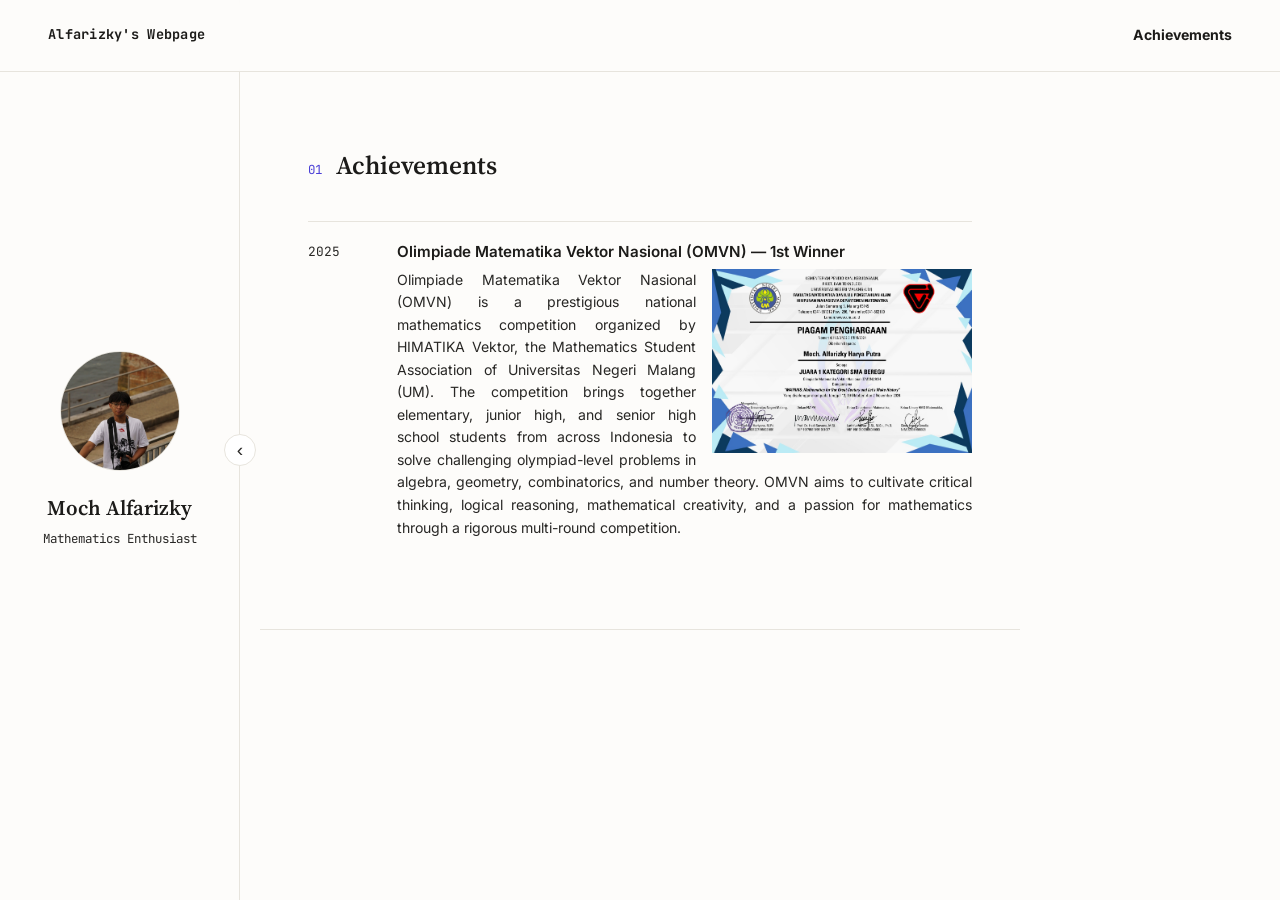
<file: pages/olympiad4.html>
<!DOCTYPE html>
<html lang="en">
<head>
<meta charset="UTF-8" />
<meta name="viewport" content="width=device-width, initial-scale=1.0" />
<title>Fariz — Portfolio</title>
<link href="https://fonts.googleapis.com/css2?family=Source+Serif+4:opsz,wght@8..60,400;8..60,600&family=Inter:wght@400;500;600&family=JetBrains+Mono:wght@400;500&display=swap" rel="stylesheet" />
<link rel="stylesheet" href="../css/style.css" />
</head>
<body>

<aside class="sidebar" id="sidebar">
  <img src="../assets/images/Foto.jpeg" alt="Fariz" class="sidebar-photo" />
  <h1 class="sidebar-name">Moch Alfarizky</h1>
  <p class="sidebar-role">Mathematics Enthusiast</p>
</aside>

<button class="sidebar-toggle" id="sidebarToggle">&#8249;</button>

<header>
  <span class="mark"><a href="../github.html" class="achievement-link">
      <h4>Alfarizky's Webpage</h4>
    </a></span>
  <nav>
    <ul>
      <li><a href="../github.html#cv" class="achievement-link">
      <h4>Achievements</h4></a>
    </ul>
  </nav>
</header>
<div class="main-content"></div>

<section id="cv">
  <div class="section-head">
    <span class="section-num">01</span>
    <h2>Achievements</h2>
  </div>
  <div class="achievement">
    <span class="achievement-year">2025</span>
    <div>
      <h4>Olimpiade Matematika Vektor Nasional (OMVN) — 1st Winner</h4>
      <img src="../assets/images/omvn.jpg" alt="description" style="float: right; width: 260px; margin-left: 1rem;" />
      <p style="text-align: justify;">Olimpiade Matematika Vektor Nasional (OMVN) is a prestigious national mathematics competition organized by HIMATIKA Vektor, 
        the Mathematics Student Association of Universitas Negeri Malang (UM). The competition brings together elementary, junior high, and senior high school students from across Indonesia to solve challenging olympiad-level problems 
        in algebra, geometry, combinatorics, and number theory. OMVN aims to cultivate critical thinking, logical reasoning, mathematical creativity, 
        and a passion for mathematics through a rigorous multi-round competition. </p>
    </div>
  </div>

  
<script>
  const sidebar = document.getElementById('sidebar');
  const toggle = document.getElementById('sidebarToggle');
  const main = document.querySelector('.main-content');

  toggle.addEventListener('click', () => {
    sidebar.classList.toggle('collapsed');
    main.classList.toggle('expanded');
    toggle.classList.toggle('collapsed');

    if (sidebar.classList.contains('collapsed')) {
      toggle.innerHTML = '&#8250;';
    } else {
      toggle.innerHTML = '&#8249;';
    }
  });
</script>

</body>
</html>
</file>
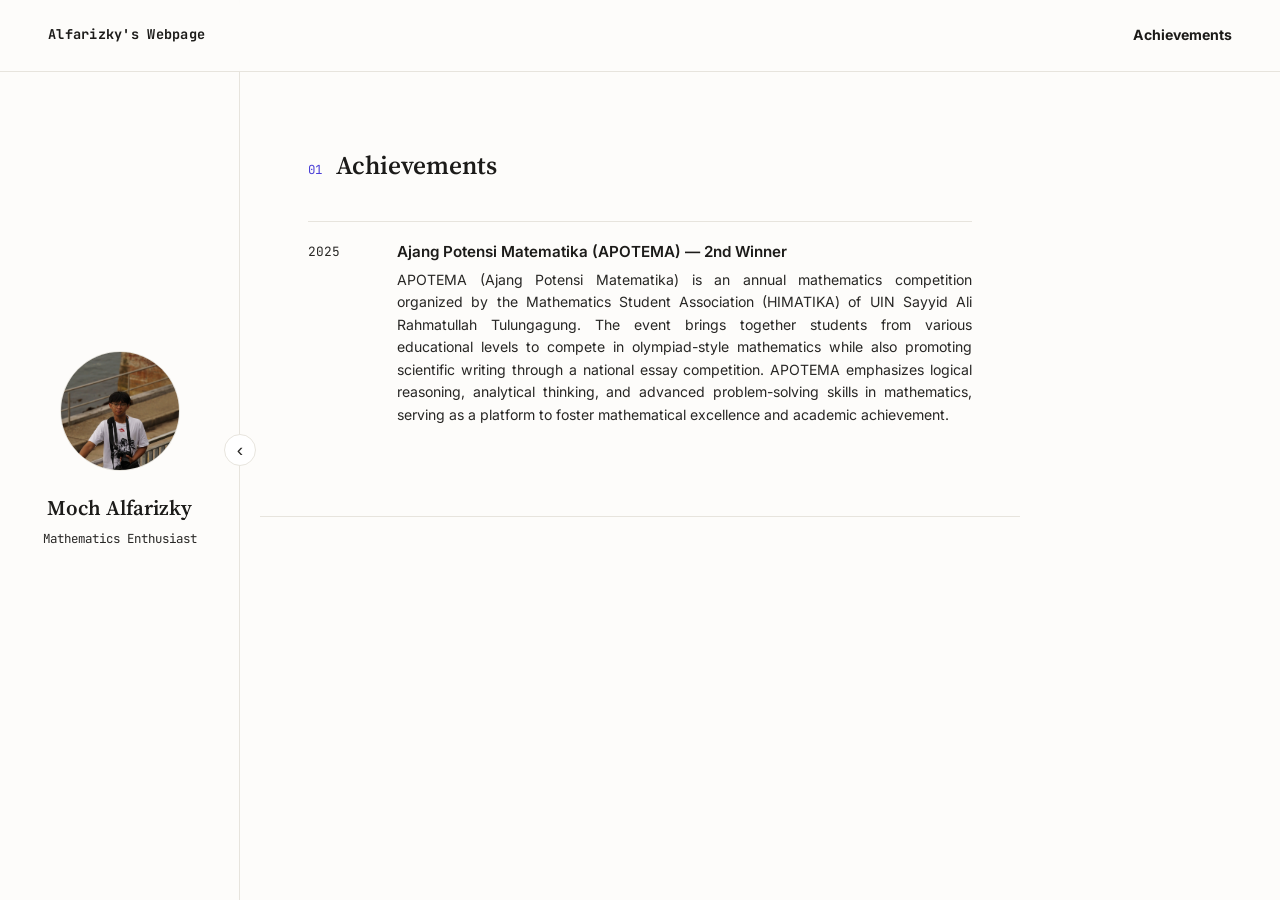
<file: pages/olympiad5.html>
<!DOCTYPE html>
<html lang="en">
<head>
<meta charset="UTF-8" />
<meta name="viewport" content="width=device-width, initial-scale=1.0" />
<title>Fariz — Portfolio</title>
<link href="https://fonts.googleapis.com/css2?family=Source+Serif+4:opsz,wght@8..60,400;8..60,600&family=Inter:wght@400;500;600&family=JetBrains+Mono:wght@400;500&display=swap" rel="stylesheet" />
<link rel="stylesheet" href="../css/style.css" />
</head>
<body>

<aside class="sidebar" id="sidebar">
  <img src="../assets/images/Foto.jpeg" alt="Fariz" class="sidebar-photo" />
  <h1 class="sidebar-name">Moch Alfarizky</h1>
  <p class="sidebar-role">Mathematics Enthusiast</p>
</aside>

<button class="sidebar-toggle" id="sidebarToggle">&#8249;</button>

<header>
  <span class="mark"><a href="../github.html" class="achievement-link">
      <h4>Alfarizky's Webpage</h4>
    </a></span>
  <nav>
    <ul>
      <li><a href="../github.html#cv" class="achievement-link">
      <h4>Achievements</h4></a>
    </ul>
  </nav>
</header>
<div class="main-content"></div>

<section id="cv">
  <div class="section-head">
    <span class="section-num">01</span>
    <h2>Achievements</h2>
  </div>
  <div class="achievement">
    <span class="achievement-year">2025</span>
    <div>
      
      <h4>Ajang Potensi Matematika (APOTEMA) — 2nd Winner</h4>
      <p style="text-align: justify;">APOTEMA (Ajang Potensi Matematika) is an annual mathematics competition organized by the Mathematics Student Association (HIMATIKA) of UIN Sayyid Ali Rahmatullah Tulungagung. The event brings together students from various educational levels to compete in olympiad-style mathematics while also promoting scientific writing through a national essay competition. APOTEMA emphasizes logical reasoning, analytical thinking, and advanced problem-solving skills in mathematics, serving as a platform to foster mathematical excellence and academic achievement.</p>
    </div>
  </div>

  
<script>
  const sidebar = document.getElementById('sidebar');
  const toggle = document.getElementById('sidebarToggle');
  const main = document.querySelector('.main-content');

  toggle.addEventListener('click', () => {
    sidebar.classList.toggle('collapsed');
    main.classList.toggle('expanded');
    toggle.classList.toggle('collapsed');

    if (sidebar.classList.contains('collapsed')) {
      toggle.innerHTML = '&#8250;';
    } else {
      toggle.innerHTML = '&#8249;';
    }
  });
</script>

</body>
</html>
</file>
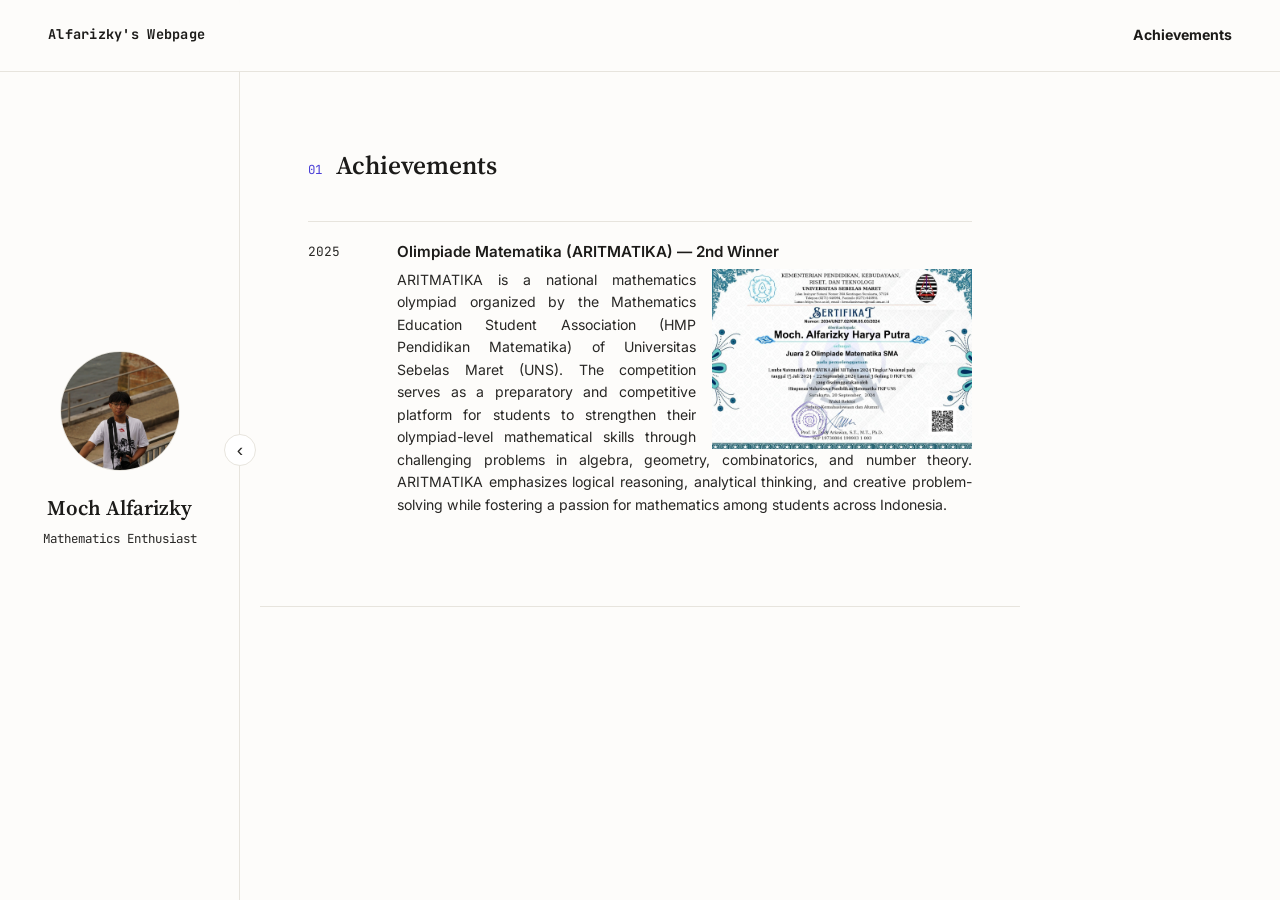
<file: pages/olympiad6.html>
<!DOCTYPE html>
<html lang="en">
<head>
<meta charset="UTF-8" />
<meta name="viewport" content="width=device-width, initial-scale=1.0" />
<title>Fariz — Portfolio</title>
<link href="https://fonts.googleapis.com/css2?family=Source+Serif+4:opsz,wght@8..60,400;8..60,600&family=Inter:wght@400;500;600&family=JetBrains+Mono:wght@400;500&display=swap" rel="stylesheet" />
<link rel="stylesheet" href="../css/style.css" />
</head>
<body>

<aside class="sidebar" id="sidebar">
  <img src="../assets/images/Foto.jpeg" alt="Fariz" class="sidebar-photo" />
  <h1 class="sidebar-name">Moch Alfarizky</h1>
  <p class="sidebar-role">Mathematics Enthusiast</p>
</aside>

<button class="sidebar-toggle" id="sidebarToggle">&#8249;</button>

<header>
  <span class="mark"><a href="../github.html" class="achievement-link">
      <h4>Alfarizky's Webpage</h4>
    </a></span>
  <nav>
    <ul>
      <li><a href="../github.html#cv" class="achievement-link">
      <h4>Achievements</h4></a>
    </ul>
  </nav>
</header>
<div class="main-content"></div>

<section id="cv">
  <div class="section-head">
    <span class="section-num">01</span>
    <h2>Achievements</h2>
  </div>
  <div class="achievement">
    <span class="achievement-year">2025</span>
    <div>
      <h4>Olimpiade Matematika (ARITMATIKA) — 2nd Winner</h4>
      <img src="../assets/images/aritmatika2.jpg" alt="description" style="float: right; width: 260px; margin-left: 1rem;" />
      <p style="text-align: justify;">ARITMATIKA is a national mathematics olympiad organized by the Mathematics Education Student Association (HMP Pendidikan Matematika) of Universitas Sebelas Maret (UNS). The competition serves as a preparatory and competitive platform for students to strengthen their olympiad-level mathematical skills through challenging problems in algebra, geometry, combinatorics, and number theory. ARITMATIKA emphasizes logical reasoning, analytical thinking, and creative problem-solving while fostering a passion for mathematics among students across Indonesia.</p>
    </div>
  </div>

  
<script>
  const sidebar = document.getElementById('sidebar');
  const toggle = document.getElementById('sidebarToggle');
  const main = document.querySelector('.main-content');

  toggle.addEventListener('click', () => {
    sidebar.classList.toggle('collapsed');
    main.classList.toggle('expanded');
    toggle.classList.toggle('collapsed');

    if (sidebar.classList.contains('collapsed')) {
      toggle.innerHTML = '&#8250;';
    } else {
      toggle.innerHTML = '&#8249;';
    }
  });
</script>

</body>
</html>
</file>
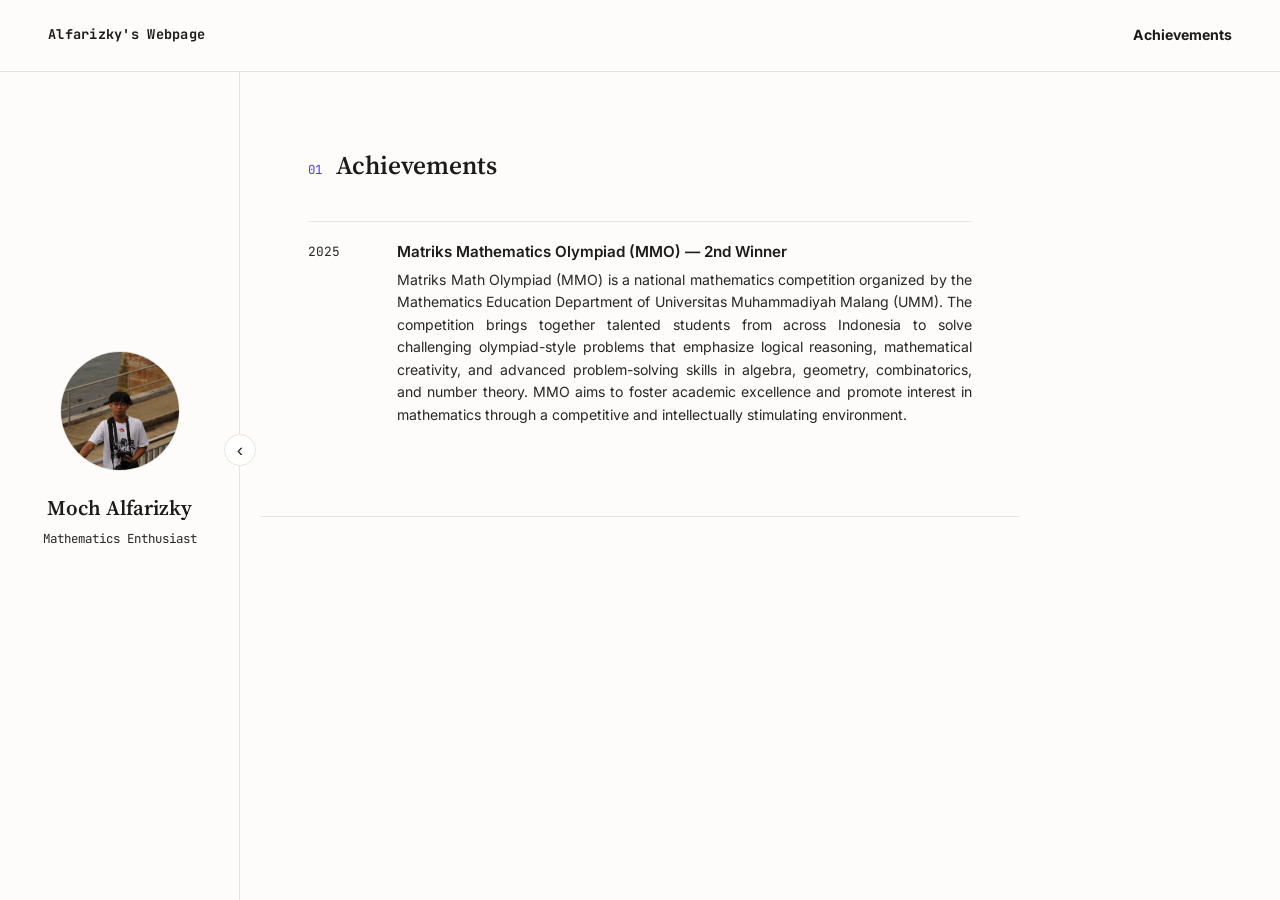
<file: pages/olympiad7.html>
<!DOCTYPE html>
<html lang="en">
<head>
<meta charset="UTF-8" />
<meta name="viewport" content="width=device-width, initial-scale=1.0" />
<title>Fariz — Portfolio</title>
<link href="https://fonts.googleapis.com/css2?family=Source+Serif+4:opsz,wght@8..60,400;8..60,600&family=Inter:wght@400;500;600&family=JetBrains+Mono:wght@400;500&display=swap" rel="stylesheet" />
<link rel="stylesheet" href="../css/style.css" />
</head>
<body>

<aside class="sidebar" id="sidebar">
  <img src="../assets/images/Foto.jpeg" alt="Fariz" class="sidebar-photo" />
  <h1 class="sidebar-name">Moch Alfarizky</h1>
  <p class="sidebar-role">Mathematics Enthusiast</p>
</aside>

<button class="sidebar-toggle" id="sidebarToggle">&#8249;</button>

<header>
  <span class="mark"><a href="../github.html" class="achievement-link">
      <h4>Alfarizky's Webpage</h4>
    </a></span>
  <nav>
    <ul>
      <li><a href="../github.html#cv" class="achievement-link">
      <h4>Achievements</h4></a>
    </ul>
  </nav>
</header>
<div class="main-content"></div>
<section id="cv">
  <div class="section-head">
    <span class="section-num">01</span>
    <h2>Achievements</h2>
  </div>
  <div class="achievement">
    <span class="achievement-year">2025</span>
    <div>
      <h4>Matriks Mathematics Olympiad (MMO) — 2nd Winner</h4>
      <p style="text-align: justify;">Matriks Math Olympiad (MMO) is a national mathematics competition organized by the Mathematics Education Department of Universitas Muhammadiyah Malang (UMM). The competition brings together talented students from across Indonesia to solve challenging olympiad-style problems that emphasize logical reasoning, mathematical creativity, and advanced problem-solving skills in algebra, geometry, combinatorics, and number theory. MMO aims to foster academic excellence and promote interest in mathematics through a competitive and intellectually stimulating environment.</p>
    </div>
  </div>

  
<script>
  const sidebar = document.getElementById('sidebar');
  const toggle = document.getElementById('sidebarToggle');
  const main = document.querySelector('.main-content');

  toggle.addEventListener('click', () => {
    sidebar.classList.toggle('collapsed');
    main.classList.toggle('expanded');
    toggle.classList.toggle('collapsed');

    if (sidebar.classList.contains('collapsed')) {
      toggle.innerHTML = '&#8250;';
    } else {
      toggle.innerHTML = '&#8249;';
    }
  });
</script>

</body>
</html>
</file>
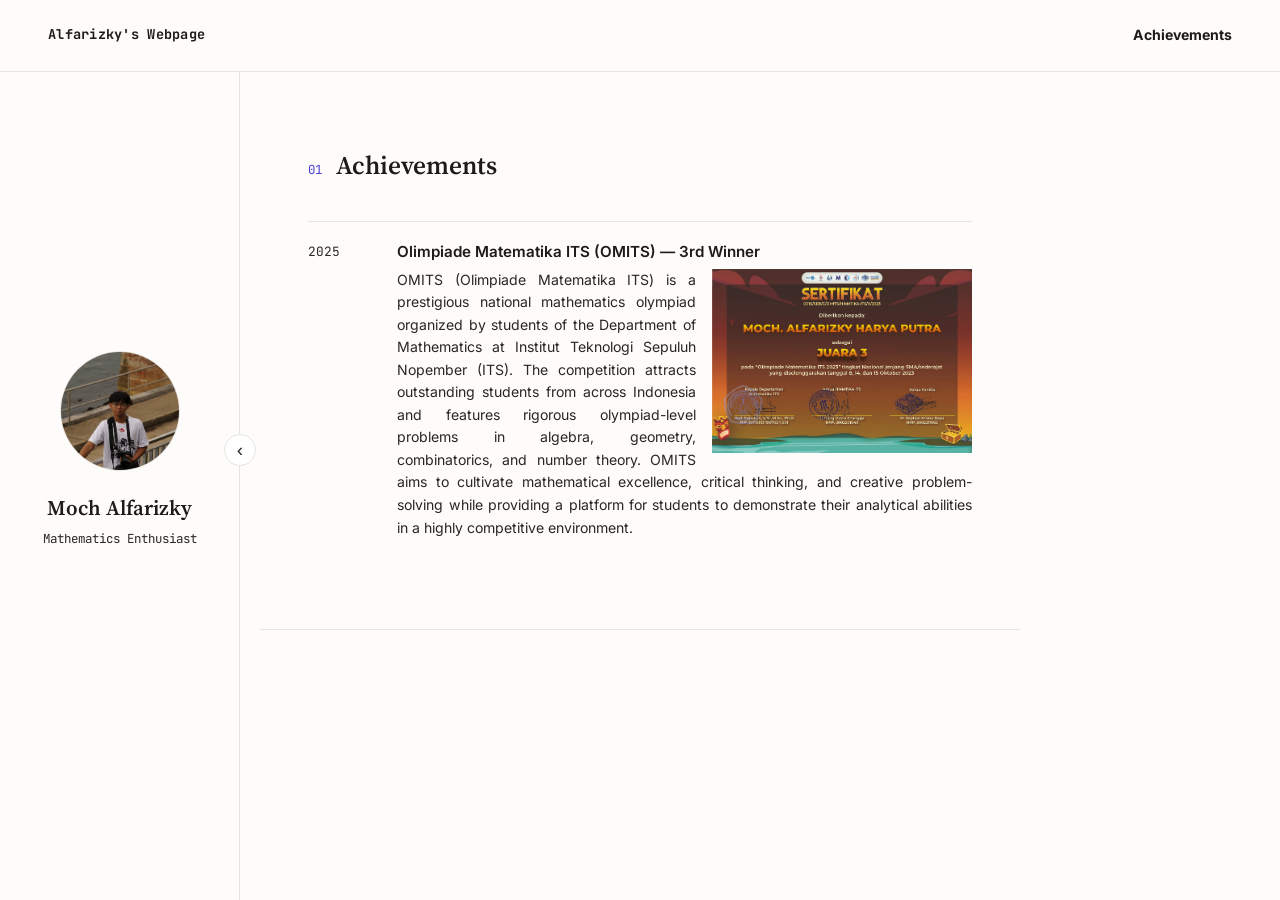
<file: pages/olympiad8.html>
<!DOCTYPE html>
<html lang="en">
<head>
<meta charset="UTF-8" />
<meta name="viewport" content="width=device-width, initial-scale=1.0" />
<title>Fariz — Portfolio</title>
<link href="https://fonts.googleapis.com/css2?family=Source+Serif+4:opsz,wght@8..60,400;8..60,600&family=Inter:wght@400;500;600&family=JetBrains+Mono:wght@400;500&display=swap" rel="stylesheet" />
<link rel="stylesheet" href="../css/style.css" />
</head>
<body>

<aside class="sidebar" id="sidebar">
  <img src="../assets/images/Foto.jpeg" alt="Fariz" class="sidebar-photo" />
  <h1 class="sidebar-name">Moch Alfarizky</h1>
  <p class="sidebar-role">Mathematics Enthusiast</p>
</aside>

<button class="sidebar-toggle" id="sidebarToggle">&#8249;</button>

<header>
  <span class="mark"><a href="../github.html" class="achievement-link">
      <h4>Alfarizky's Webpage</h4>
    </a></span>
  <nav>
    <ul>
      <li><a href="../github.html#cv" class="achievement-link">
      <h4>Achievements</h4></a>
    </ul>
  </nav>
</header>
<div class="main-content"></div>

<section id="cv">
  <div class="section-head">
    <span class="section-num">01</span>
    <h2>Achievements</h2>
  </div>
  <div class="achievement">
    <span class="achievement-year">2025</span>
    <div>
      <h4>Olimpiade Matematika ITS (OMITS) — 3rd Winner</h4>
      <img src="../assets/images/omits.jpg" alt="description" style="float: right; width: 260px; margin-left: 1rem;" />
      <p style="text-align: justify;">OMITS (Olimpiade Matematika ITS) is a prestigious national mathematics olympiad organized by students of the Department of Mathematics at Institut Teknologi Sepuluh Nopember (ITS). The competition attracts outstanding students from across Indonesia and features rigorous olympiad-level problems in algebra, geometry, combinatorics, and number theory. OMITS aims to cultivate mathematical excellence, critical thinking, and creative problem-solving while providing a platform for students to demonstrate their analytical abilities in a highly competitive environment.</p>
    </div>
  </div>

  
<script>
  const sidebar = document.getElementById('sidebar');
  const toggle = document.getElementById('sidebarToggle');
  const main = document.querySelector('.main-content');

  toggle.addEventListener('click', () => {
    sidebar.classList.toggle('collapsed');
    main.classList.toggle('expanded');
    toggle.classList.toggle('collapsed');

    if (sidebar.classList.contains('collapsed')) {
      toggle.innerHTML = '&#8250;';
    } else {
      toggle.innerHTML = '&#8249;';
    }
  });
</script>

</body>
</html>
</file>
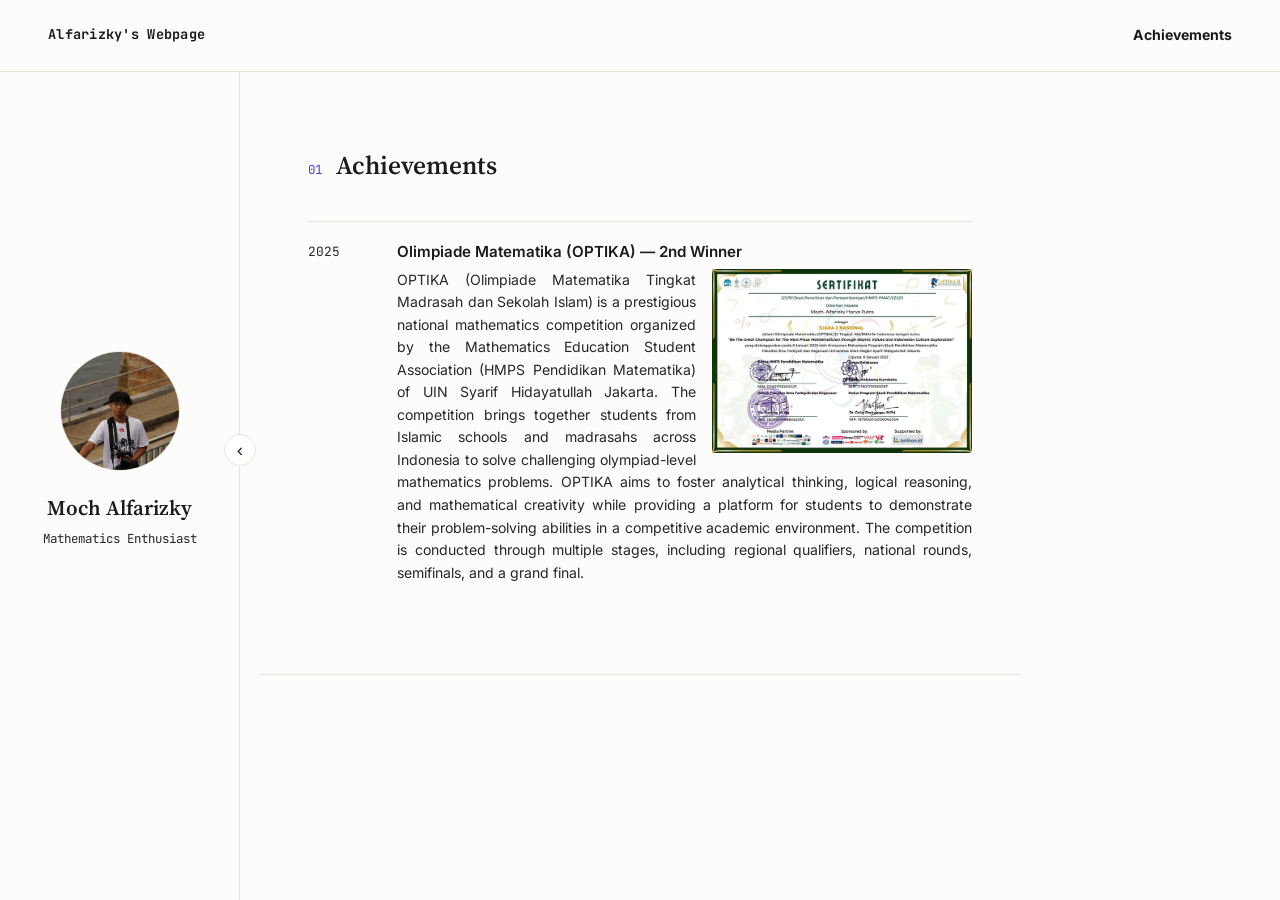
<file: pages/olympiad9.html>
<!DOCTYPE html>
<html lang="en">
<head>
<meta charset="UTF-8" />
<meta name="viewport" content="width=device-width, initial-scale=1.0" />
<title>Fariz — Portfolio</title>
<link href="https://fonts.googleapis.com/css2?family=Source+Serif+4:opsz,wght@8..60,400;8..60,600&family=Inter:wght@400;500;600&family=JetBrains+Mono:wght@400;500&display=swap" rel="stylesheet" />
<link rel="stylesheet" href="../css/style.css" />
</head>
<body>

<aside class="sidebar" id="sidebar">
  <img src="../assets/images/Foto.jpeg" alt="Fariz" class="sidebar-photo" />
  <h1 class="sidebar-name">Moch Alfarizky</h1>
  <p class="sidebar-role">Mathematics Enthusiast</p>
</aside>

<button class="sidebar-toggle" id="sidebarToggle">&#8249;</button>

<header>
  <span class="mark"><a href="../github.html" class="achievement-link">
      <h4>Alfarizky's Webpage</h4>
    </a></span>
  <nav>
    <ul>
      <li><a href="../github.html#cv" class="achievement-link">
      <h4>Achievements</h4></a>
    </ul>
  </nav>
</header>
<div class="main-content"></div>
<section id="cv">
  <div class="section-head">
    <span class="section-num">01</span>
    <h2>Achievements</h2>
  </div>
  <div class="achievement">
    <span class="achievement-year">2025</span>
    <div>
      <h4>Olimpiade Matematika (OPTIKA) — 2nd Winner</h4>
      <img src="../assets/images/optika.jpg" alt="description" style="float: right; width: 260px; margin-left: 1rem;" />
      <p style="text-align: justify;">OPTIKA (Olimpiade Matematika Tingkat Madrasah dan Sekolah Islam) is a prestigious national mathematics competition organized by the Mathematics Education Student Association (HMPS Pendidikan Matematika) of UIN Syarif Hidayatullah Jakarta. The competition brings together students from Islamic schools and madrasahs across Indonesia to solve challenging olympiad-level mathematics problems. OPTIKA aims to foster analytical thinking, logical reasoning, and mathematical creativity while providing a platform for students to demonstrate their problem-solving abilities in a competitive academic environment. The competition is conducted through multiple stages, including regional qualifiers, national rounds, semifinals, and a grand final.</p>
    </div>
  </div>

  

<script>
  const sidebar = document.getElementById('sidebar');
  const toggle = document.getElementById('sidebarToggle');
  const main = document.querySelector('.main-content');

  toggle.addEventListener('click', () => {
    sidebar.classList.toggle('collapsed');
    main.classList.toggle('expanded');
    toggle.classList.toggle('collapsed');

    if (sidebar.classList.contains('collapsed')) {
      toggle.innerHTML = '&#8250;';
    } else {
      toggle.innerHTML = '&#8249;';
    }
  });
</script>

</body>
</html>
</file>
<file: css/style.css>
:root {
  --bg:        #fdfcfa;
  --surface:   #ffffff;
  --border:    #e7e4dd;
  --ink:       #1c1b19;
  --muted:     #282725;
  --accent:    #4a3fd6;
  --accent-soft: #efedfc;
  --serif: 'Source Serif 4', serif;
  --sans:  'Inter', sans-serif;
  --mono:  'JetBrains Mono', monospace;
}

* { box-sizing: border-box; margin: 0; padding: 0; }

html {
  scroll-behavior: smooth;
}

body {
  background: var(--bg);
  color: var(--ink);
  font-family: var(--sans);
  line-height: 1.6;
  -webkit-font-smoothing: antialiased;
}

a { color: inherit; }

/* ── NAV ── */
header {
  display: flex;
  justify-content: space-between;
  align-items: center;
  padding: 1.5rem 3rem;
  border-bottom: 1px solid var(--border);
  position: fixed;
  top: 0;
  left: 0;
  right: 0;
  background: rgba(253,252,250,0.92);
  backdrop-filter: blur(6px);
  z-index: 9;
}
.mark {
  font-family: var(--mono);
  font-size: 0.85rem;
  font-weight: 500;
  letter-spacing: 0.02em;
}
.mark span { color: var(--accent); }
nav ul {
  list-style: none;
  display: flex;
  gap: 2.25rem;
}
nav a {
  text-decoration: none;
  font-size: 0.88rem;
  color: var(--muted);
  transition: color 0.15s;
}
nav a:hover { color: var(--ink); }

.subsection-title {
  font-family: var(--serif);
  font-size: 1.1rem;
  font-weight: 600;
  margin: 2.5rem 0 1.2rem;
}

/* ── SHORT CUT ── */
.achievement-link {
  text-decoration: none;
  color: inherit;
}
.achievement-link:hover h4 {
  color: var(--accent);
}
.achievement-link:hover h5 {
  color: var(--accent);
  font-family: var(--serif);
  font-size: 1.6rem;
  font-weight: 600;
}

/* ── ACHIEVEMENT ── */
.achievement {
  display: grid;
  grid-template-columns: 70px 1fr;
  gap: 1.2rem;
  padding: 1.1rem 0;
  border-top: 1px solid var(--border);
}
.achievement:first-of-type { border-top: none; padding-top: 0; }

.achievement-year {
  font-family: var(--mono);
  font-size: 0.8rem;
  color: var(--muted);
  padding-top: 0.15rem;
}

.achievement h4 {
  font-size: 0.95rem;
  font-weight: 600;
  margin-bottom: 0.3rem;
}
.achievement p {
  color: var(--muted);
  font-size: 0.88rem;
}

/* ── HERO ── */
.hero {
  max-width: 760px;
  margin: 0 auto;
  padding: 6rem 3rem 5rem;
  border-bottom: 1px solid var(--border);
}
.hero .kicker {
  font-family: var(--mono);
  font-size: 0.78rem;
  color: var(--accent);
  letter-spacing: 0.08em;
  text-transform: uppercase;
  margin-bottom: 1.5rem;
  display: block;
}
.hero h1 {
  font-family: var(--serif);
  font-size: clamp(2.4rem, 5vw, 3.4rem);
  font-weight: 600;
  line-height: 1.15;
  letter-spacing: -0.01em;
  margin-bottom: 1.4rem;
  max-width: 600px;
}
.hero p.lede {
  font-size: 1.08rem;
  color: var(--muted);
  max-width: 480px;
  margin-bottom: 2.2rem;
}
.btn-row { display: flex; gap: 0.9rem; flex-wrap: wrap; }
.btn {
  display: inline-flex;
  align-items: center;
  padding: 0.7rem 1.5rem;
  border-radius: 4px;
  font-size: 0.88rem;
  font-weight: 500;
  text-decoration: none;
  transition: all 0.15s;
}
.btn-primary { background: var(--accent); color: #fff; }
.btn-primary:hover { background: #3c33ad; }
.btn-ghost { border: 1px solid var(--border); color: var(--ink); }
.btn-ghost:hover { border-color: var(--accent); color: var(--accent); }

/* ── SECTION SHARED ── */
section {
  max-width: 760px;
  margin: 0 auto;
  padding: 4.5rem 3rem;
  border-bottom: 1px solid var(--border);
}
.section-head {
  display: flex;
  align-items: baseline;
  gap: 0.9rem;
  margin-bottom: 2.2rem;
}
.section-num {
  font-family: var(--mono);
  font-size: 0.78rem;
  color: var(--accent);
}
.section-head h2 {
  font-family: var(--serif);
  font-size: 1.6rem;
  font-weight: 600;
}
.section-head h5 {
  font-family: var(--serif);
  font-size: 1.6rem;
  font-weight: 600;
}

/* ── SIDEBAR ── */
.sidebar {
  position: fixed;
  top: 0;
  left: 0;
  width: 240px;
  height: 100vh;
  display: flex;
  flex-direction: column;
  align-items: center;
  justify-content: center;
  padding: 2rem;
  border-right: 1px solid var(--border);
  background: var(--bg);
  transition: width 0.3s ease;
  overflow: hidden;
}

.sidebar.collapsed {
  width: 0;
  padding: 0;
}

.sidebar-photo {
  width: 120px;
  height: 120px;
  border-radius: 50%;
  object-fit: cover;
  margin-bottom: 1.2rem;
  border: 1px solid var(--border);
}

.sidebar-name {
  font-family: var(--serif);
  font-size: 1.3rem;
  font-weight: 600;
  margin-bottom: 0.3rem;
  text-align: center;
}

.sidebar-role {
  font-family: var(--mono);
  font-size: 0.78rem;
  color: var(--muted);
  text-align: center;
}

/* ── TOGGLE BUTTON (outside sidebar) ── */
.sidebar-toggle {
  position: fixed;
  top: 50%;
  left: 240px;
  transform: translateY(-50%) translateX(-50%);
  width: 32px;
  height: 32px;
  background: var(--surface);
  border: 1px solid var(--border);
  border-radius: 50%;
  cursor: pointer;
  font-size: 1.2rem;
  color: var(--muted);
  display: flex;
  align-items: center;
  justify-content: center;
  z-index: 20;
  transition: left 0.3s ease, color 0.2s;
}
.sidebar-toggle:hover { color: var(--accent); }
.sidebar-toggle.collapsed {
  left: 0px;
}

/* ── MAIN CONTENT ── */
.main-content {
  margin-left: 240px;
  margin-top: 73px;
  transition: margin-left 0.3s ease;
}

.main-content.expanded {
  margin-left: 0;
}

/* ── ABOUT ── */
.about-grid {
  display: grid;
  grid-template-columns: 1fr 1fr;
  gap: 2.5rem;
}
.about-grid p { color: var(--muted); font-size: 0.98rem; }
.about-grid p + p { margin-top: 1rem; }
.skills-list {
  list-style: none;
  display: flex;
  flex-wrap: wrap;
  gap: 0.55rem;
  align-content: flex-start;
}
.skills-list li {
  font-family: var(--mono);
  font-size: 0.78rem;
  background: var(--accent-soft);
  color: var(--accent);
  padding: 0.35rem 0.75rem;
  border-radius: 4px;
}

/* ── PROJECTS ── */
.project {
  padding: 1.6rem 0;
  border-top: 1px solid var(--border);
  display: grid;
  grid-template-columns: 110px 1fr;
  gap: 1.5rem;
}
.project:first-of-type { border-top: none; padding-top: 0; }
.project-year {
  font-family: var(--mono);
  font-size: 0.8rem;
  color: var(--muted);
  padding-top: 0.2rem;
}
.project h3 {
  font-size: 1.05rem;
  font-weight: 600;
  margin-bottom: 0.4rem;
}
.project p {
  color: var(--muted);
  font-size: 0.92rem;
  margin-bottom: 0.7rem;
}
.project-tags {
  display: flex;
  gap: 0.5rem;
  flex-wrap: wrap;
}
.project-tags span {
  font-family: var(--mono);
  font-size: 0.72rem;
  color: var(--accent);
  border: 1px solid var(--accent-soft);
  padding: 0.2rem 0.55rem;
  border-radius: 3px;
}
.project-link {
  font-size: 0.84rem;
  color: var(--accent);
  text-decoration: none;
  font-weight: 500;
}
.project-link:hover { text-decoration: underline; }

/* ── CV ── */
.cv-card {
  background: var(--surface);
  border: 1px solid var(--border);
  border-radius: 8px;
  padding: 2rem;
  display: flex;
  justify-content: space-between;
  align-items: center;
  flex-wrap: wrap;
  gap: 1.2rem;
}
.cv-card p {
  color: var(--muted);
  font-size: 0.92rem;
  max-width: 380px;
}

/* ── CONTACT ── */
.contact-grid {
  display: grid;
  grid-template-columns: repeat(auto-fit, minmax(250px, 1fr));
  gap: 1rem;
}
.contact-item {
  border: 1px solid var(--border);
  border-radius: 8px;
  padding: 1.3rem 1.4rem;
  text-decoration: none;
  display: block;
  transition: border-color 0.15s;
}
.contact-item:hover { border-color: var(--accent); }
.contact-item .label {
  font-family: var(--mono);
  font-size: 0.72rem;
  color: var(--muted);
  text-transform: uppercase;
  letter-spacing: 0.05em;
  margin-bottom: 0.4rem;
}
.contact-item .value {
  font-size: 0.95rem;
  font-weight: 500;
  color: var(--ink);
}

footer {
  text-align: center;
  padding: 2.5rem;
  font-family: var(--mono);
  font-size: 0.75rem;
  color: var(--muted);
}

@media (max-width: 640px) {
  header { padding: 1.25rem 1.5rem; }
  nav ul { gap: 1.25rem; }
  .hero, section { padding-left: 1.5rem; padding-right: 1.5rem; }
  .about-grid { grid-template-columns: 1fr; }
  .project { grid-template-columns: 1fr; gap: 0.4rem; }
  .cv-card { flex-direction: column; align-items: flex-start; }
}
</file>
